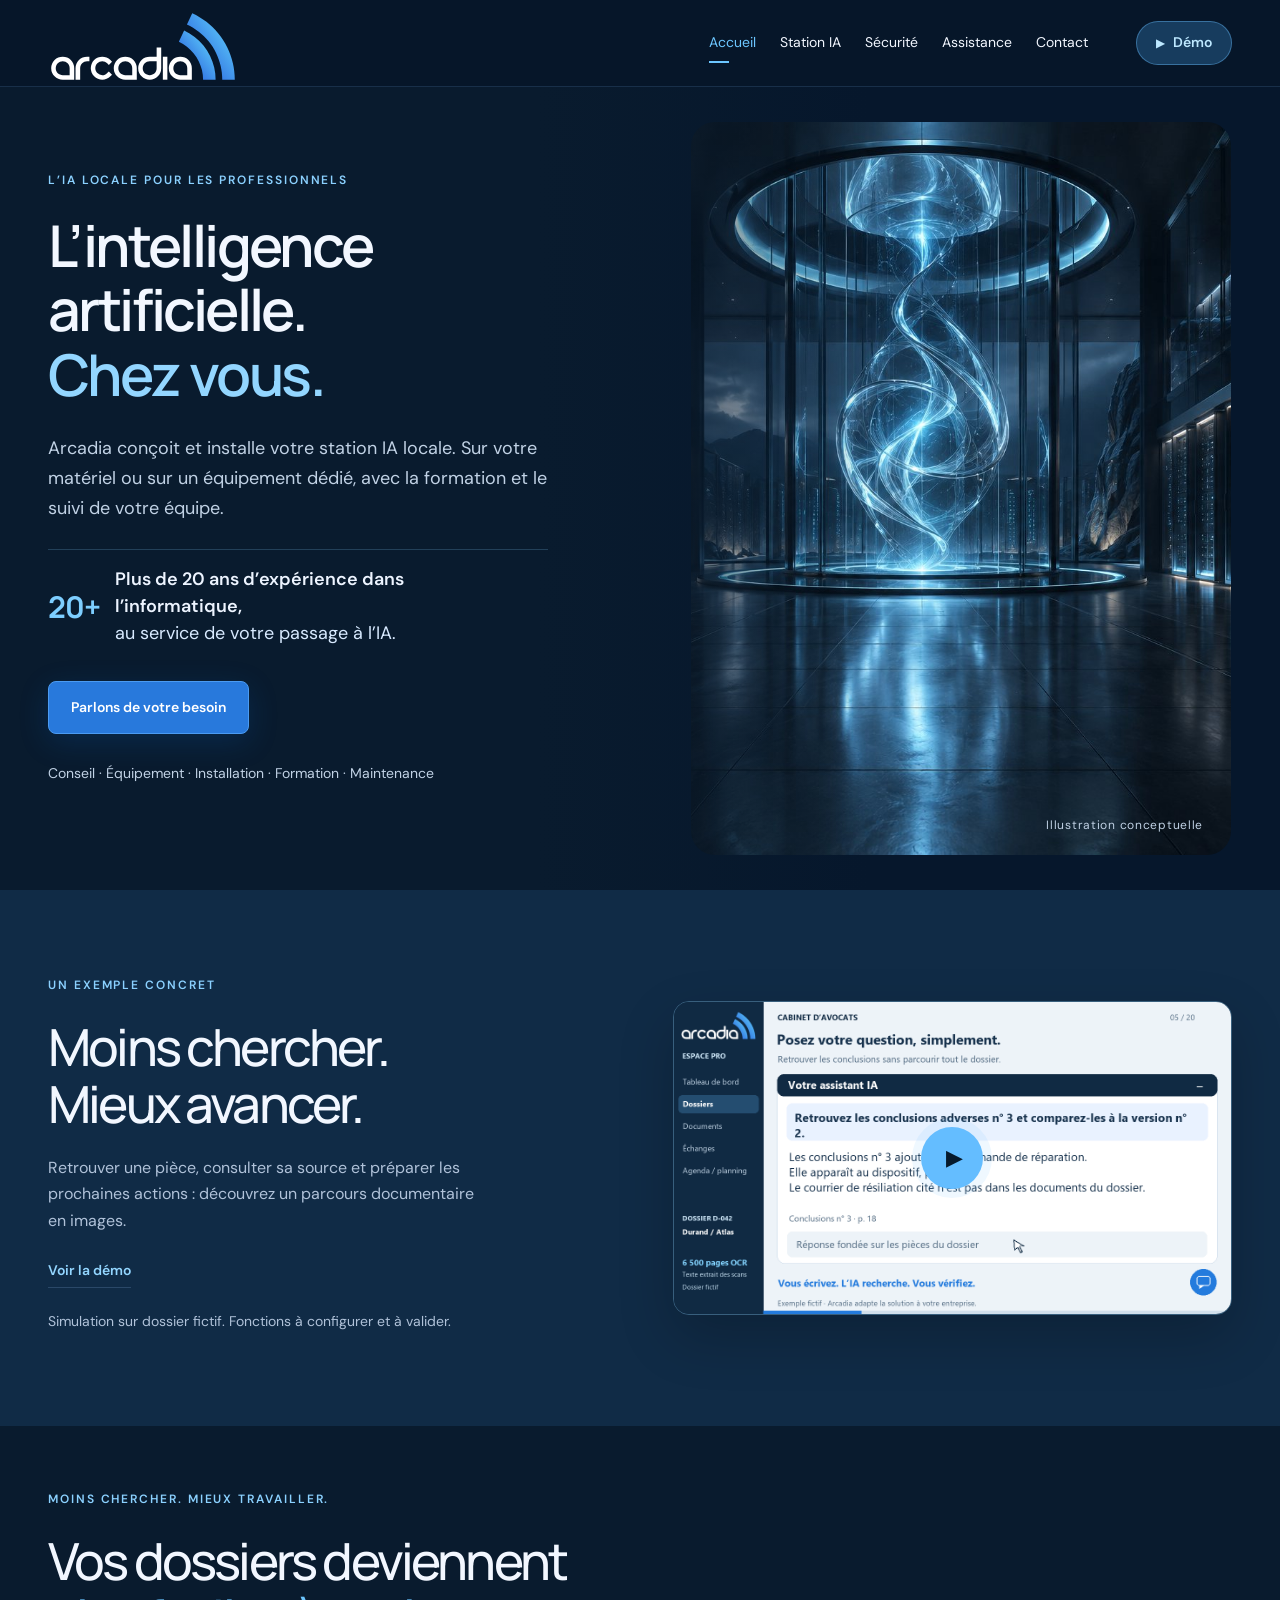
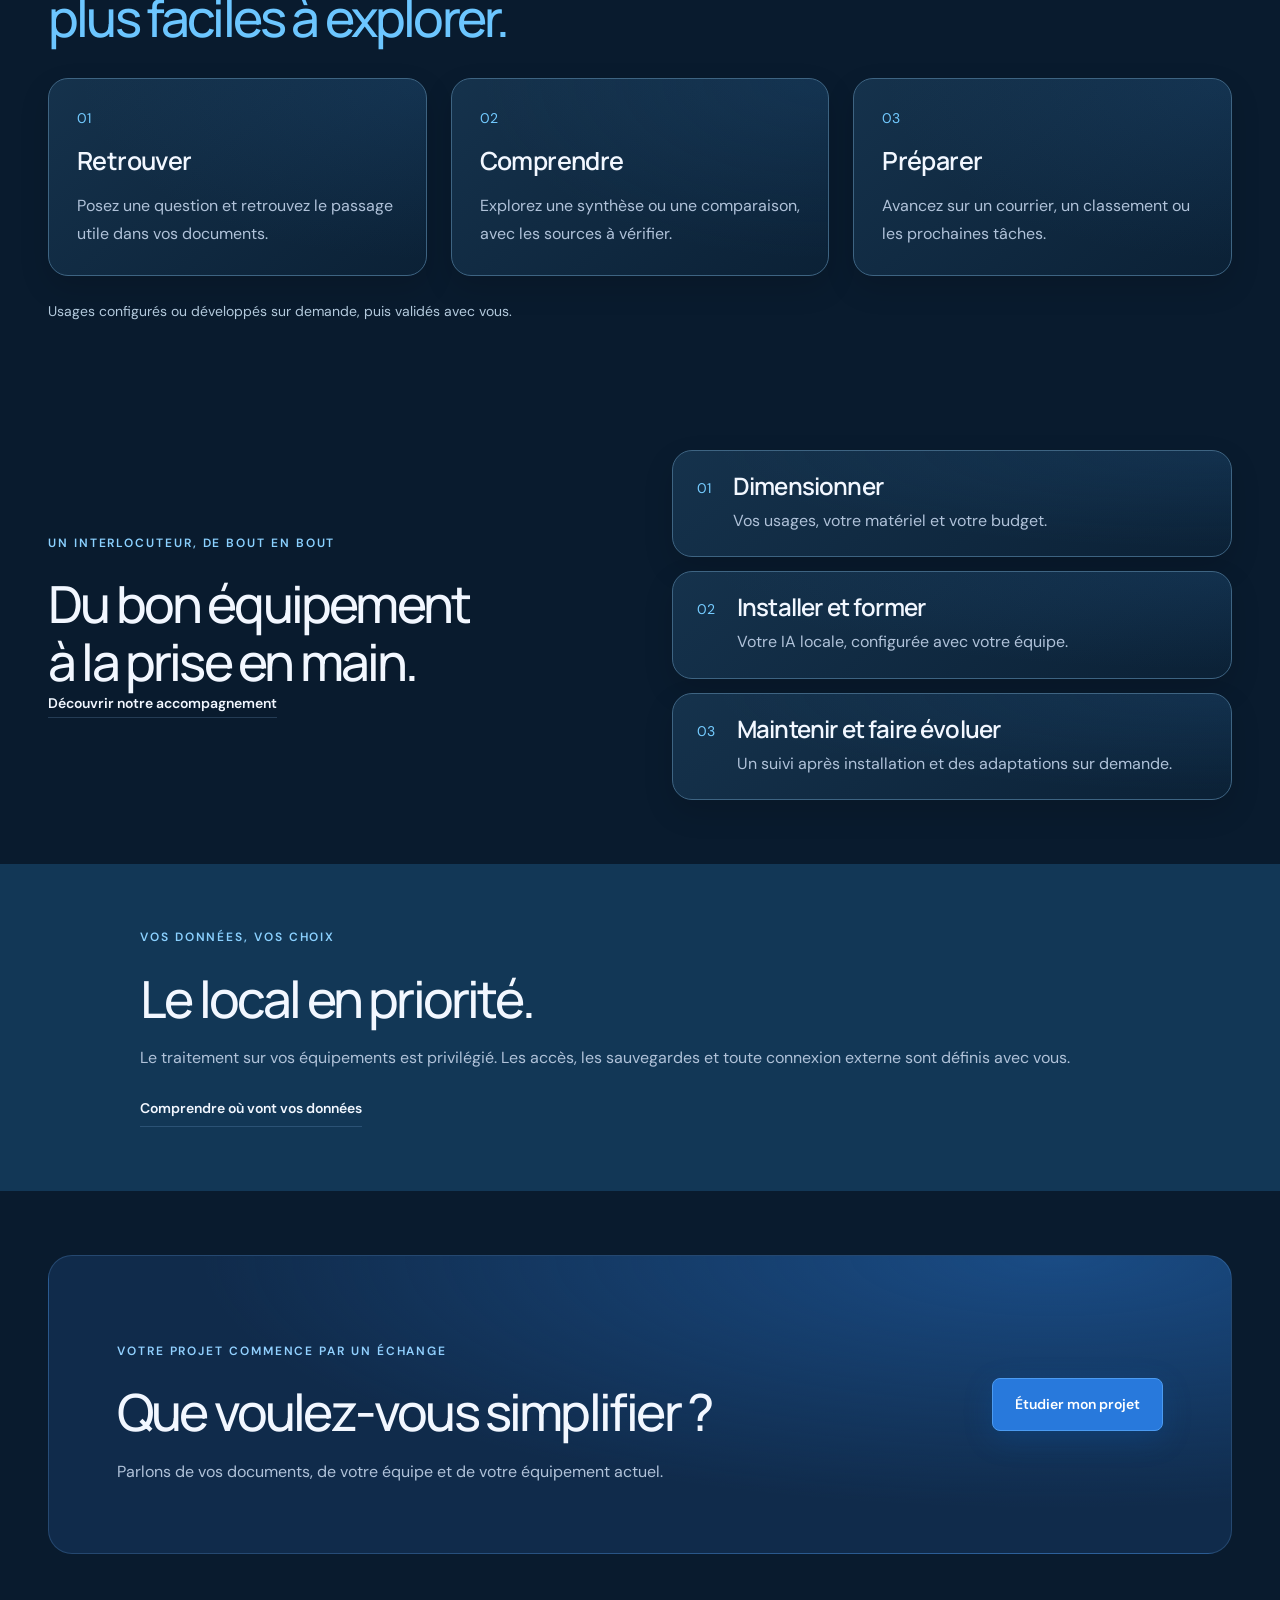
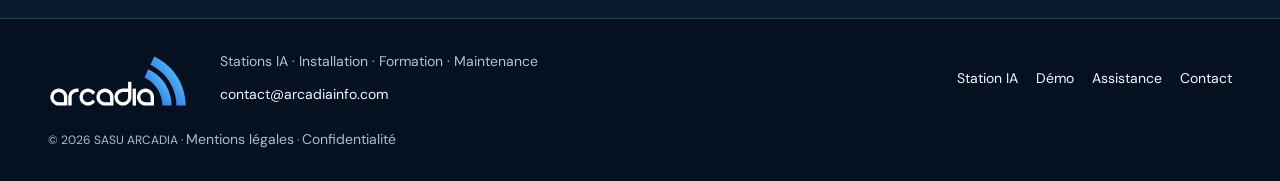
<file: index.html>
<!doctype html><html lang="fr"><head><meta charset="utf-8"><meta name="viewport" content="width=device-width,initial-scale=1"><title>Station IA locale pour entreprise — Arcadia</title><meta name="description" content="Arcadia conçoit et installe des stations IA locales pour les entreprises : choix du matériel, installation, formation et maintenance."><link rel="canonical" href="https://www.arcadiainfo.com/"><meta property="og:type" content="website"><meta property="og:locale" content="fr_FR"><meta property="og:title" content="Station IA locale pour entreprise — Arcadia"><meta property="og:description" content="Arcadia conçoit et installe des stations IA locales pour les entreprises : choix du matériel, installation, formation et maintenance."><meta property="og:url" content="https://www.arcadiainfo.com/"><meta name="theme-color" content="#071629"><link rel="icon" href="favicon-arcadia.ico"><link rel="stylesheet" href="design.css"><link rel="stylesheet" href="navy.css"><script src="design.js" defer></script><link rel="stylesheet" href="refinement.css"><style>.premium-hero .hero-copy .experience-proof{display:flex;align-items:center;gap:15px;margin:26px 0 0;padding:16px 0 0;border-top:1px solid #82ceff35;max-width:500px;color:#d8eaff;font-size:15px;line-height:1.5;letter-spacing:0}.experience-proof strong{flex:none;font-family:Manrope,sans-serif;font-size:30px;line-height:1;color:#7dceff;letter-spacing:-1px}.experience-proof span{max-width:360px}.experience-proof b{color:#edf4ff;font-weight:600}</style></head><body class="info"><a class="skip" href="#contenu">Aller au contenu</a><div class="scroll-progress"></div><header class="header"><div class="wrap nav"><a class="brand" href="/" aria-label="Arcadia — accueil"><img class="brand-logo" src="logo-arcadia.svg" width="1339" height="565" alt="Arcadia" fetchpriority="high"></a><nav class="navlinks" id="navigation" aria-label="Navigation principale"><a href="/" aria-current="page">Accueil</a><a href="intelligence-artificielle.html">Station IA</a><a href="securite.html">Sécurité</a><a href="assistance.html">Assistance</a><a href="contact.html">Contact</a></nav><a class="demo-access" href="demonstration.html"><span aria-hidden="true">▶</span> Démo</a><button class="menu" aria-controls="navigation" aria-expanded="false">Menu</button></div></header><main id="contenu"><section class="premium-hero clear-hero"><picture><img src="assets/infrastructure-bleue.jpg" alt="Illustration conceptuelle d’une infrastructure informatique bleue" width="1536" height="1024" fetchpriority="high"></picture><div class="wrap"><div class="hero-copy"><p class="eyebrow">L’IA locale pour les professionnels</p><h1>L’intelligence artificielle.<br><span class="accent">Chez vous.</span></h1><p>Arcadia conçoit et installe votre station IA locale. Sur votre matériel ou sur un équipement dédié, avec la formation et le suivi de votre équipe.</p><p class="experience-proof"><strong>20+</strong><span><b>Plus de 20 ans d’expérience dans l’informatique,</b><br>au service de votre passage à l’IA.</span></p><div class="actions"><a class="btn" href="contact.html">Parlons de votre besoin</a></div><p class="hero-detail">Conseil · Équipement · Installation · Formation · Maintenance</p></div></div><span class="hero-footnote">Illustration conceptuelle</span></section>
<section class="section home-demo"><div class="wrap split"><div><p class="eyebrow">Un exemple concret</p><h2>Moins chercher.<br>Mieux avancer.</h2><p>Retrouver une pièce, consulter sa source et préparer les prochaines actions : découvrez un parcours documentaire en images.</p><a class="textlink" href="demonstration.html">Voir la démo</a><p class="scope-note">Simulation sur dossier fictif. Fonctions à configurer et à valider.</p></div><a class="home-demo-preview" href="demonstration.html" aria-label="Voir la démo"><img src="assets/demo-clarte-v9/avocats.png" alt="Aperçu de la recherche documentaire illustrée dans la démo" width="1280" height="720" loading="lazy"><span class="preview-play" aria-hidden="true">▶</span></a></div></section>
<section class="section compact-usages"><div class="wrap"><div class="editorial-heading"><p class="eyebrow">Moins chercher. Mieux travailler.</p><h2>Vos dossiers deviennent<br><span class="accent">plus faciles à explorer.</span></h2></div><div class="editorial-three"><article><span class="section-index">01</span><h3>Retrouver</h3><p>Posez une question et retrouvez le passage utile dans vos documents.</p></article><article><span class="section-index">02</span><h3>Comprendre</h3><p>Explorez une synthèse ou une comparaison, avec les sources à vérifier.</p></article><article><span class="section-index">03</span><h3>Préparer</h3><p>Avancez sur un courrier, un classement ou les prochaines tâches.</p></article></div><p class="fine-note">Usages configurés ou développés sur demande, puis validés avec vous.</p></div></section>
<section class="section"><div class="wrap delivery-strip"><div><p class="eyebrow">Un interlocuteur, de bout en bout</p><h2>Du bon équipement<br>à la prise en main.</h2><a class="textlink" href="intelligence-artificielle.html">Découvrir notre accompagnement</a></div><ol class="delivery-list"><li><span>01</span><div><h3>Dimensionner</h3><p>Vos usages, votre matériel et votre budget.</p></div></li><li><span>02</span><div><h3>Installer et former</h3><p>Votre IA locale, configurée avec votre équipe.</p></div></li><li><span>03</span><div><h3>Maintenir et faire évoluer</h3><p>Un suivi après installation et des adaptations sur demande.</p></div></li></ol></div></section>
<section class="section local-promise"><div class="wrap"><p class="eyebrow">Vos données, vos choix</p><h2>Le local en priorité.</h2><p>Le traitement sur vos équipements est privilégié. Les accès, les sauvegardes et toute connexion externe sont définis avec vous.</p><a class="textlink" href="securite.html">Comprendre où vont vos données</a></div></section>
<section class="section"><div class="wrap cta"><div><p class="eyebrow">Votre projet commence par un échange</p><h2>Que voulez-vous simplifier ?</h2><p>Parlons de vos documents, de votre équipe et de votre équipement actuel.</p></div><a class="btn" href="contact.html">Étudier mon projet</a></div></section></main><footer class="footer concise-footer"><div class="wrap concise-footer-inner"><a href="/" aria-label="Arcadia — accueil"><img class="brand-logo" src="logo-arcadia.svg" width="1339" height="565" alt="Arcadia" loading="lazy"></a><div><p>Stations IA · Installation · Formation · Maintenance</p><a href="mailto:contact@arcadiainfo.com">contact@arcadiainfo.com</a></div><nav aria-label="Liens de pied de page"><a href="intelligence-artificielle.html">Station IA</a><a href="demonstration.html">Démo</a><a href="assistance.html">Assistance</a><a href="contact.html">Contact</a></nav><small>© 2026 SASU ARCADIA · <a href="mentions-legales.html">Mentions légales</a> · <a href="confidentialite.html">Confidentialité</a></small></div></footer></body></html>
</file>
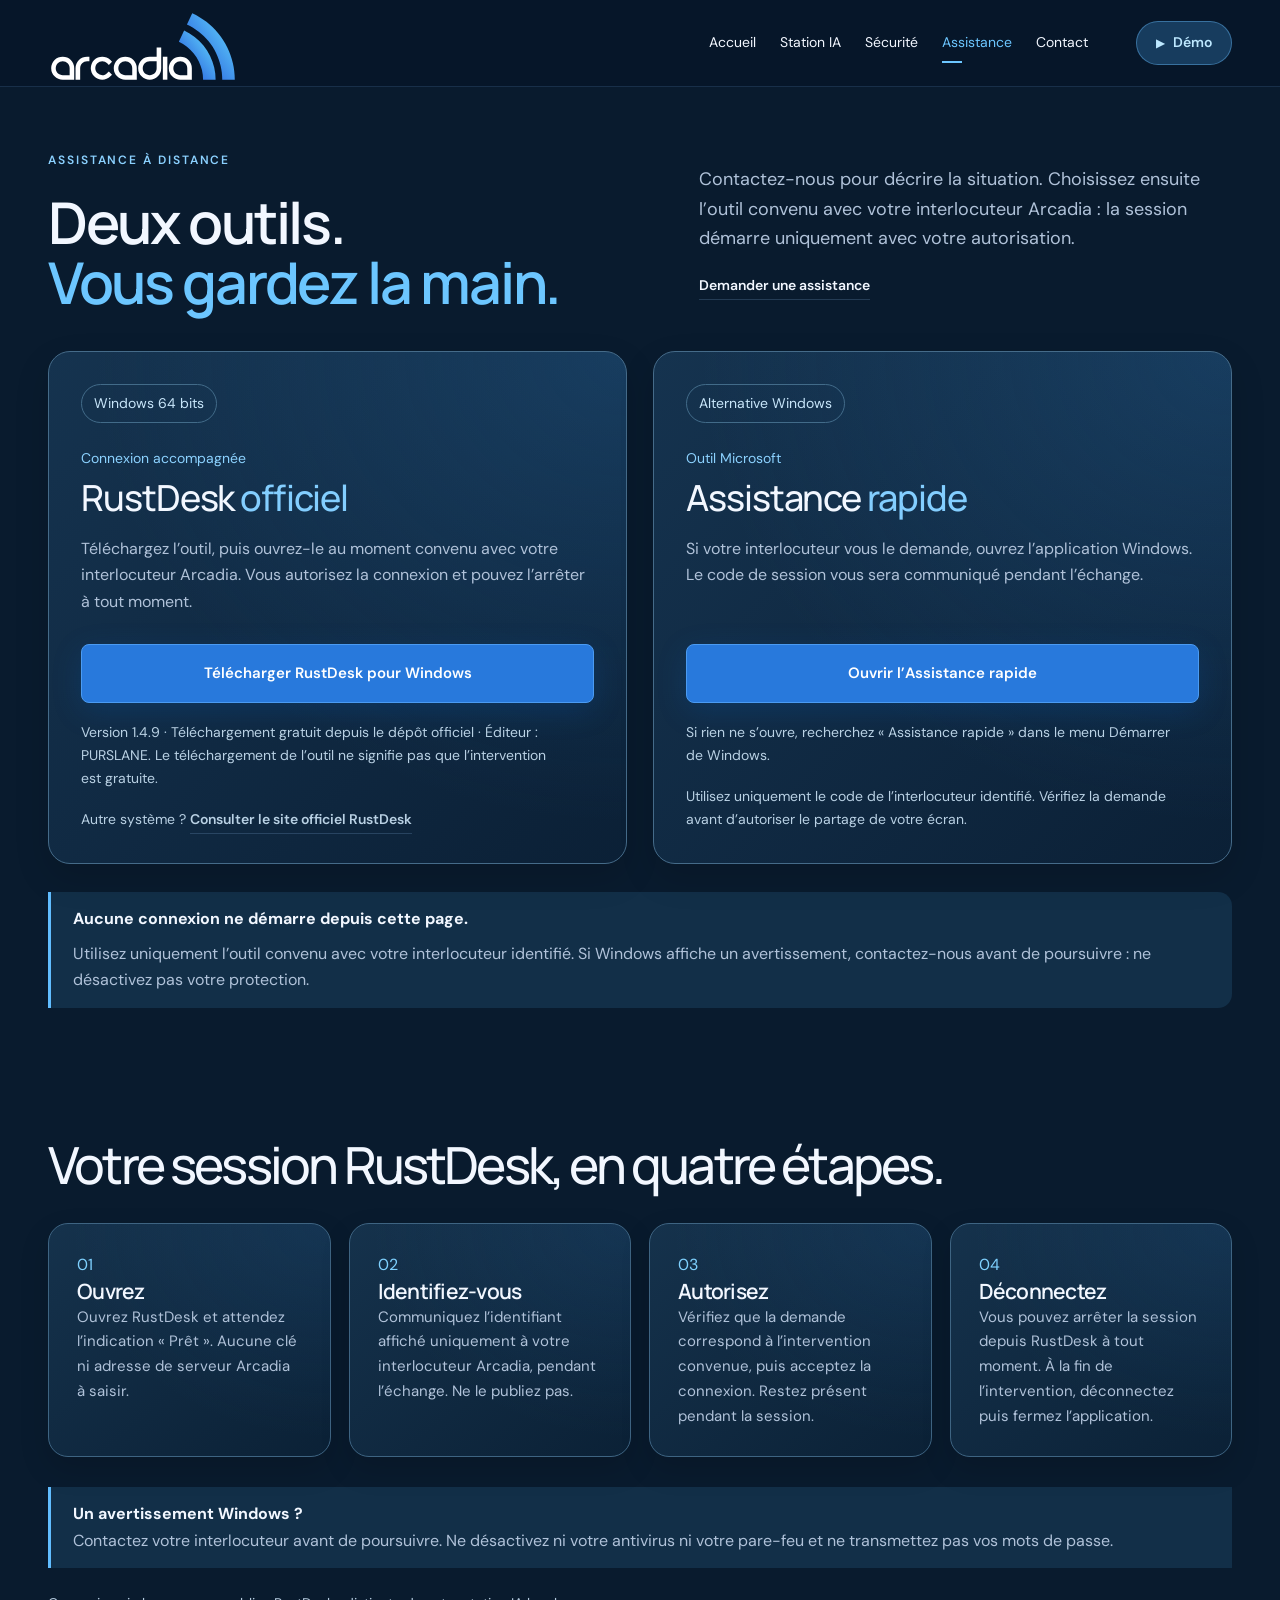
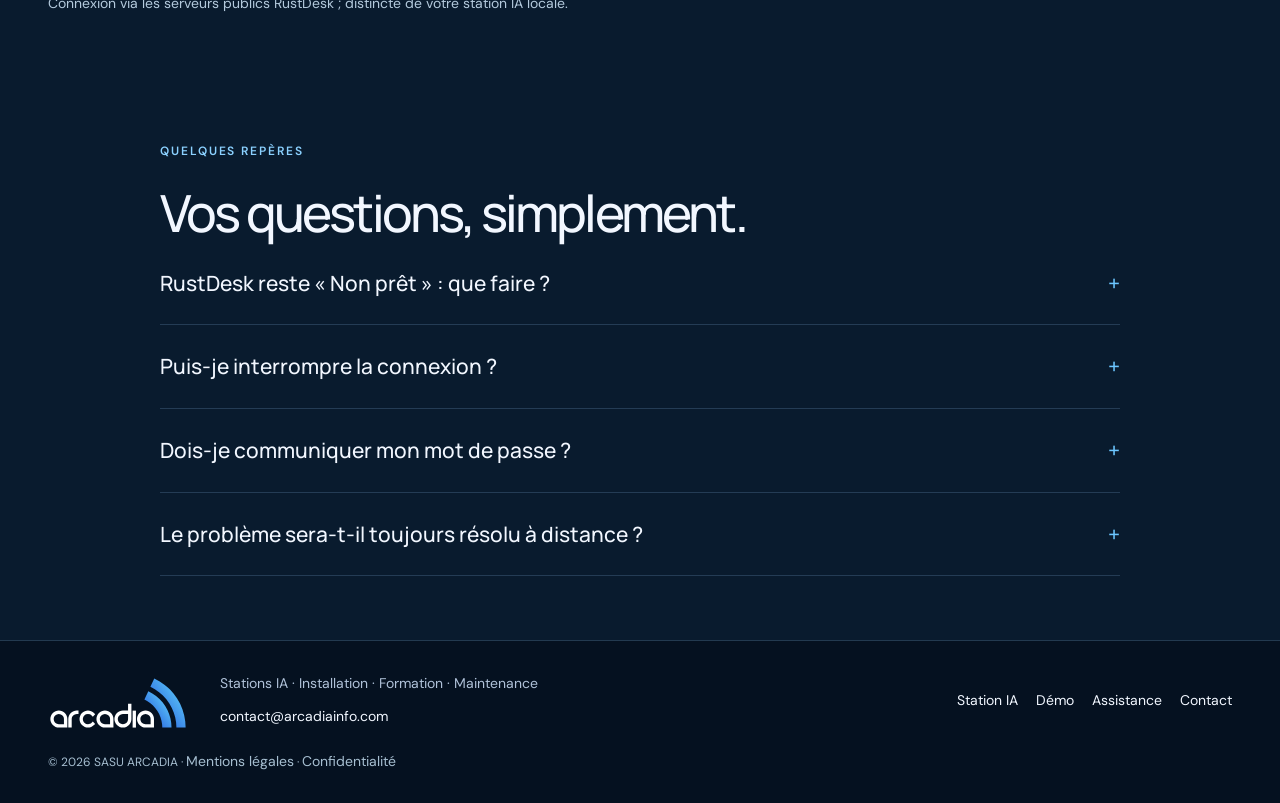
<file: assistance.html>
<!doctype html><html lang="fr"><head><meta charset="utf-8"><meta name="viewport" content="width=device-width,initial-scale=1"><title>Assistance informatique à distance — Arcadia</title><meta name="description" content="Découvrez les deux outils d’assistance à distance proposés par Arcadia et choisissez avec nous la solution adaptée à votre intervention."><link rel="canonical" href="https://www.arcadiainfo.com/assistance.html"><meta property="og:type" content="website"><meta property="og:locale" content="fr_FR"><meta property="og:title" content="Assistance informatique à distance — Arcadia"><meta property="og:description" content="Découvrez les deux outils d’assistance à distance proposés par Arcadia et choisissez avec nous la solution adaptée à votre intervention."><meta property="og:url" content="https://www.arcadiainfo.com/assistance.html"><meta name="theme-color" content="#071629"><link rel="icon" href="favicon-arcadia.ico"><link rel="stylesheet" href="design.css"><link rel="stylesheet" href="navy.css"><script src="design.js" defer></script><style>.assistance-page .support-steps{grid-template-columns:repeat(4,minmax(0,1fr))}.assistance-page .support-note{font-size:14px;margin-top:16px}.assistance-page .assist-tools .btn{white-space:normal;text-align:center}.assistance-page .support-steps h3{font-size:24px}@media(max-width:1000px){.assistance-page .support-steps{grid-template-columns:repeat(2,minmax(0,1fr))}}@media(max-width:600px){.assistance-page .support-steps{grid-template-columns:1fr}}</style><link rel="stylesheet" href="refinement.css"><link rel="stylesheet" href="assistance-tiles.css"></head><body class="info assistance-page"><a class="skip" href="#contenu">Aller au contenu</a><div class="scroll-progress"></div><header class="header"><div class="wrap nav"><a class="brand" href="/" aria-label="Arcadia — accueil"><img class="brand-logo" src="logo-arcadia.svg" width="1339" height="565" alt="Arcadia" fetchpriority="high"></a><nav class="navlinks" id="navigation" aria-label="Navigation principale"><a href="/">Accueil</a><a href="intelligence-artificielle.html">Station IA</a><a href="securite.html">Sécurité</a><a href="assistance.html" aria-current="page">Assistance</a><a href="contact.html">Contact</a></nav><a class="demo-access" href="demonstration.html"><span aria-hidden="true">▶</span> Démo</a><button class="menu" aria-controls="navigation" aria-expanded="false">Menu</button></div></header><main id="contenu"><section class="section assistance-choice"><div class="wrap">
<div class="assistance-heading"><div><p class="eyebrow">Assistance à distance</p><h1>Deux outils.<br><span class="accent">Vous gardez la main.</span></h1></div><div><p class="lede">Contactez-nous pour décrire la situation. Choisissez ensuite l’outil convenu avec votre interlocuteur Arcadia : la session démarre uniquement avec votre autorisation.</p><a class="textlink" href="contact.html?sujet=assistance#contact">Demander une assistance</a></div></div>
<div class="assistance-tiles">
<article class="assistance-tile"><div class="tile-top"><span class="tool-tag">Windows 64 bits</span></div><div><p class="tool-kicker">Connexion accompagnée</p><h2>RustDesk <span>officiel</span></h2><p>Téléchargez l’outil, puis ouvrez-le au moment convenu avec votre interlocuteur Arcadia. Vous autorisez la connexion et pouvez l’arrêter à tout moment.</p></div><div class="tool-actions"><a class="btn" href="https://github.com/rustdesk/rustdesk/releases/download/1.4.9/rustdesk-1.4.9-x86_64.exe" aria-describedby="rustdesk-download-note">Télécharger RustDesk pour Windows</a><p id="rustdesk-download-note" class="tool-detail">Version 1.4.9 · Téléchargement gratuit depuis le dépôt officiel · Éditeur : PURSLANE. Le téléchargement de l’outil ne signifie pas que l’intervention est gratuite.</p><p class="tool-detail">Autre système ? <a class="textlink" href="https://rustdesk.com/" target="_blank" rel="noopener noreferrer">Consulter le site officiel RustDesk</a></p></div></article>
<article class="assistance-tile microsoft-tile"><div class="tile-top"><span class="tool-tag">Alternative Windows</span></div><div><p class="tool-kicker">Outil Microsoft</p><h2>Assistance <span>rapide</span></h2><p>Si votre interlocuteur vous le demande, ouvrez l’application Windows. Le code de session vous sera communiqué pendant l’échange.</p></div><div class="tool-actions"><a class="btn" href="ms-quick-assist:">Ouvrir l’Assistance rapide</a><p class="tool-detail">Si rien ne s’ouvre, recherchez « Assistance rapide » dans le menu Démarrer de Windows.</p><p class="tool-detail">Utilisez uniquement le code de l’interlocuteur identifié. Vérifiez la demande avant d’autoriser le partage de votre écran.</p></div></article>
</div><div class="security-note assistance-guard"><strong>Aucune connexion ne démarre depuis cette page.</strong><p>Utilisez uniquement l’outil convenu avec votre interlocuteur identifié. Si Windows affiche un avertissement, contactez-nous avant de poursuivre : ne désactivez pas votre protection.</p></div></div></section>
<section class="section support-process"><div class="wrap"><h2>Votre session RustDesk, en quatre étapes.</h2><ol class="compact-steps"><li><span>01</span><h3>Ouvrez</h3><p>Ouvrez RustDesk et attendez l’indication « Prêt ». Aucune clé ni adresse de serveur Arcadia à saisir.</p></li><li><span>02</span><h3>Identifiez-vous</h3><p>Communiquez l’identifiant affiché uniquement à votre interlocuteur Arcadia, pendant l’échange. Ne le publiez pas.</p></li><li><span>03</span><h3>Autorisez</h3><p>Vérifiez que la demande correspond à l’intervention convenue, puis acceptez la connexion. Restez présent pendant la session.</p></li><li><span>04</span><h3>Déconnectez</h3><p>Vous pouvez arrêter la session depuis RustDesk à tout moment. À la fin de l’intervention, déconnectez puis fermez l’application.</p></li></ol><div class="security-note"><strong>Un avertissement Windows ?</strong><p>Contactez votre interlocuteur avant de poursuivre. Ne désactivez ni votre antivirus ni votre pare-feu et ne transmettez pas vos mots de passe.</p></div><p class="fine-note">Connexion via les serveurs publics RustDesk ; distincte de votre station IA locale.</p></div></section><section class="section"><div class="wrap faq"><p class="eyebrow">Quelques repères</p><h2>Vos questions, simplement.</h2><details><summary>RustDesk reste « Non prêt » : que faire ?</summary><p>Vérifiez votre connexion Internet et transmettez le message exact à votre interlocuteur Arcadia. Une ancienne configuration peut nécessiter un ajustement accompagné. Ne désactivez ni votre antivirus ni votre pare-feu.</p></details><details><summary>Puis-je interrompre la connexion ?</summary><p>Oui. Vous gardez la possibilité d’arrêter la session et de fermer l’outil utilisé.</p></details><details><summary>Dois-je communiquer mon mot de passe ?</summary><p>Ne transmettez pas vos mots de passe. Si une connexion à votre compte est nécessaire, saisissez vos informations vous-même.</p></details><details><summary>Le problème sera-t-il toujours résolu à distance ?</summary><p>Cela dépend de sa nature. Un défaut matériel ou une connexion indisponible peut nécessiter une autre forme d’intervention.</p></details></div></section></main><footer class="footer concise-footer"><div class="wrap concise-footer-inner"><a href="/" aria-label="Arcadia — accueil"><img class="brand-logo" src="logo-arcadia.svg" width="1339" height="565" alt="Arcadia" loading="lazy"></a><div><p>Stations IA · Installation · Formation · Maintenance</p><a href="mailto:contact@arcadiainfo.com">contact@arcadiainfo.com</a></div><nav aria-label="Liens de pied de page"><a href="intelligence-artificielle.html">Station IA</a><a href="demonstration.html">Démo</a><a href="assistance.html">Assistance</a><a href="contact.html">Contact</a></nav><small>© 2026 SASU ARCADIA · <a href="mentions-legales.html">Mentions légales</a> · <a href="confidentialite.html">Confidentialité</a></small></div></footer></body></html>
</file>
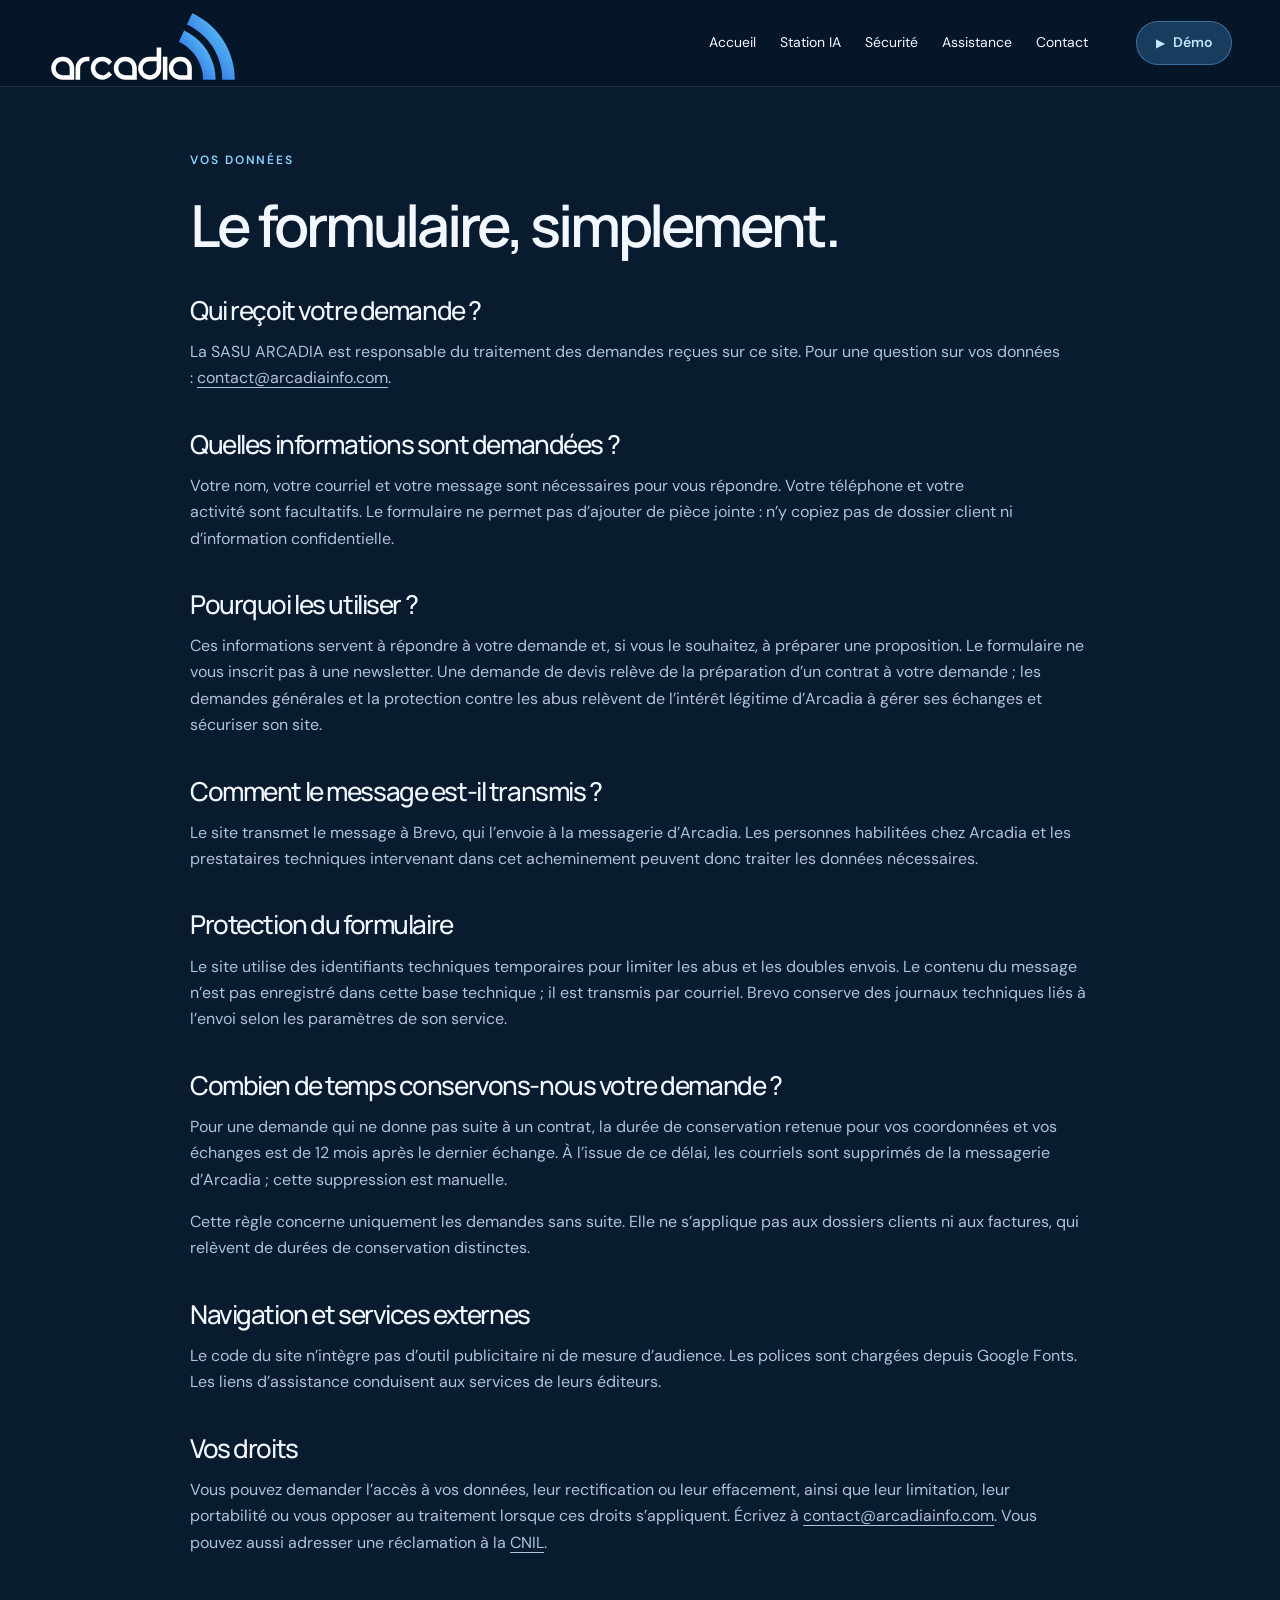
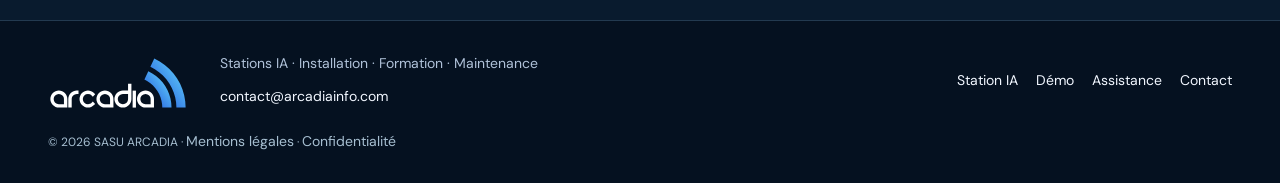
<file: confidentialite.html>
<!doctype html><html lang="fr"><head><meta charset="utf-8"><meta name="viewport" content="width=device-width,initial-scale=1"><title>Confidentialité — Arcadia</title><link rel="icon" href="favicon-arcadia.ico"><link rel="stylesheet" href="design.css"><link rel="stylesheet" href="navy.css"><link rel="stylesheet" href="refinement.css"><script src="design.js" defer></script><style>.legal-copy{max-width:900px}.legal-copy h1{font-size:clamp(36px,5vw,58px)}.legal-copy h2{font-size:26px;margin:38px 0 14px}.legal-copy a{text-decoration:underline;text-underline-offset:4px}.legal-copy .security-note{margin:24px 0}.legal-copy p{overflow-wrap:anywhere}</style></head><body class="info"><a class="skip" href="#contenu">Aller au contenu</a><div class="scroll-progress"></div><header class="header"><div class="wrap nav"><a class="brand" href="index.html" aria-label="Arcadia — accueil"><img class="brand-logo" src="logo-arcadia.svg" width="1339" height="565" alt="Arcadia" fetchpriority="high"></a><nav class="navlinks" id="navigation" aria-label="Navigation principale"><a href="index.html">Accueil</a><a href="intelligence-artificielle.html">Station IA</a><a href="securite.html">Sécurité</a><a href="assistance.html">Assistance</a><a href="contact.html">Contact</a></nav><a class="demo-access" href="demonstration.html"><span aria-hidden="true">▶</span> Démo</a><button class="menu" aria-controls="navigation" aria-expanded="false">Menu</button></div></header><main id="contenu" class="section"><div class="wrap legal-copy"><p class="eyebrow">Vos données</p><h1>Le formulaire, simplement.</h1><h2>Qui reçoit votre demande ?</h2><p>La SASU ARCADIA est responsable du traitement des demandes reçues sur ce site. Pour une question sur vos données : <a href="mailto:contact@arcadiainfo.com">contact@arcadiainfo.com</a>.</p><h2>Quelles informations sont demandées ?</h2><p>Votre nom, votre courriel et votre message sont nécessaires pour vous répondre. Votre téléphone et votre activité sont facultatifs. Le formulaire ne permet pas d’ajouter de pièce jointe : n’y copiez pas de dossier client ni d’information confidentielle.</p><h2>Pourquoi les utiliser ?</h2><p>Ces informations servent à répondre à votre demande et, si vous le souhaitez, à préparer une proposition. Le formulaire ne vous inscrit pas à une newsletter. Une demande de devis relève de la préparation d’un contrat à votre demande ; les demandes générales et la protection contre les abus relèvent de l’intérêt légitime d’Arcadia à gérer ses échanges et sécuriser son site.</p><h2>Comment le message est-il transmis ?</h2><p>Le site transmet le message à Brevo, qui l’envoie à la messagerie d’Arcadia. Les personnes habilitées chez Arcadia et les prestataires techniques intervenant dans cet acheminement peuvent donc traiter les données nécessaires.</p><h2>Protection du formulaire</h2><p>Le site utilise des identifiants techniques temporaires pour limiter les abus et les doubles envois. Le contenu du message n’est pas enregistré dans cette base technique ; il est transmis par courriel. Brevo conserve des journaux techniques liés à l’envoi selon les paramètres de son service.</p><h2>Combien de temps conservons-nous votre demande ?</h2><p>Pour une demande qui ne donne pas suite à un contrat, la durée de conservation retenue pour vos coordonnées et vos échanges est de 12 mois après le dernier échange. À l’issue de ce délai, les courriels sont supprimés de la messagerie d’Arcadia ; cette suppression est manuelle.</p><p>Cette règle concerne uniquement les demandes sans suite. Elle ne s’applique pas aux dossiers clients ni aux factures, qui relèvent de durées de conservation distinctes.</p><h2>Navigation et services externes</h2><p>Le code du site n’intègre pas d’outil publicitaire ni de mesure d’audience. Les polices sont chargées depuis Google Fonts. Les liens d’assistance conduisent aux services de leurs éditeurs.</p><h2>Vos droits</h2><p>Vous pouvez demander l’accès à vos données, leur rectification ou leur effacement, ainsi que leur limitation, leur portabilité ou vous opposer au traitement lorsque ces droits s’appliquent. Écrivez à <a href="mailto:contact@arcadiainfo.com">contact@arcadiainfo.com</a>. Vous pouvez aussi adresser une réclamation à la <a href="https://www.cnil.fr/fr/plaintes" target="_blank" rel="noopener noreferrer">CNIL</a>.</p></div></main><footer class="footer concise-footer"><div class="wrap concise-footer-inner"><a href="index.html" aria-label="Arcadia — accueil"><img class="brand-logo" src="logo-arcadia.svg" width="1339" height="565" alt="Arcadia" loading="lazy"></a><div><p>Stations IA · Installation · Formation · Maintenance</p><a href="mailto:contact@arcadiainfo.com">contact@arcadiainfo.com</a></div><nav aria-label="Liens de pied de page"><a href="intelligence-artificielle.html">Station IA</a><a href="demonstration.html">Démo</a><a href="assistance.html">Assistance</a><a href="contact.html">Contact</a></nav><small>© 2026 SASU ARCADIA · <a href="mentions-legales.html">Mentions légales</a> · <a href="confidentialite.html">Confidentialité</a></small></div></footer></body></html>
</file>
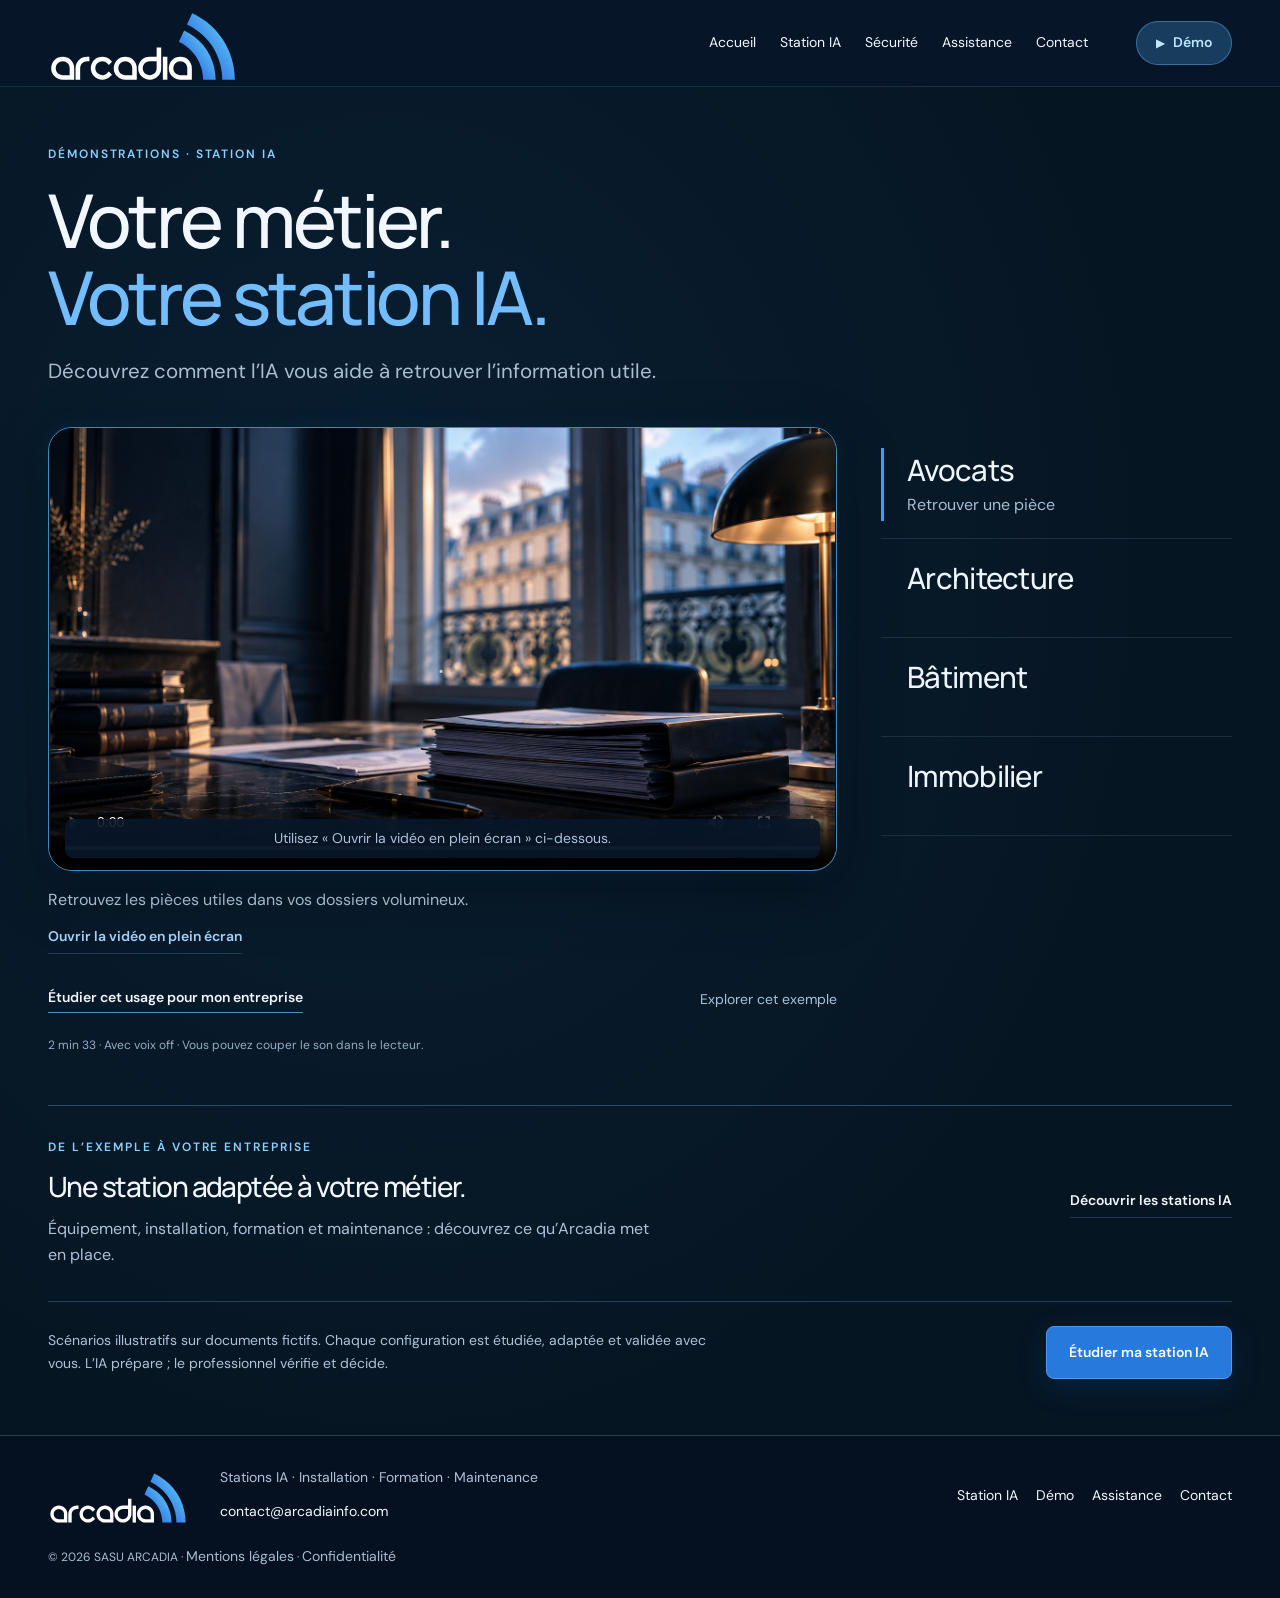
<file: demonstration.html>
<!doctype html>
<html lang="fr"><head><meta charset="utf-8"><meta name="viewport" content="width=device-width,initial-scale=1"><title>Démonstrations de stations IA par métier — Arcadia</title><meta name="description" content="Découvrez quatre scénarios illustratifs : recherche dans de gros dossiers, assistant documentaire et organisation pour avocats, architectes, bâtiment et immobilier."><link rel="canonical" href="https://www.arcadiainfo.com/demonstration.html"><meta property="og:type" content="website"><meta property="og:locale" content="fr_FR"><meta property="og:title" content="Démonstrations de stations IA par métier — Arcadia"><meta property="og:description" content="Découvrez quatre scénarios illustratifs : recherche dans de gros dossiers, assistant documentaire et organisation pour avocats, architectes, bâtiment et immobilier."><meta property="og:url" content="https://www.arcadiainfo.com/demonstration.html"><meta name="theme-color" content="#071629"><link rel="icon" href="favicon-arcadia.ico"><link rel="stylesheet" href="design.css"><link rel="stylesheet" href="navy.css"><link rel="stylesheet" href="demo-gallery.css?v=html-native-3"><script src="design.js" defer></script><script src="demonstration.js?v=html-native-3" defer></script><link rel="stylesheet" href="refinement.css"></head>
<body class="info demo-simple"><a class="skip" href="#contenu">Aller au contenu</a><div class="scroll-progress"></div><header class="header"><div class="wrap nav"><a class="brand" href="/" aria-label="Arcadia — accueil"><img class="brand-logo" src="logo-arcadia.svg" width="1339" height="565" alt="Arcadia" fetchpriority="high"></a><nav class="navlinks" id="navigation" aria-label="Navigation principale"><a href="/">Accueil</a><a href="intelligence-artificielle.html">Station IA</a><a href="securite.html">Sécurité</a><a href="assistance.html">Assistance</a><a href="contact.html">Contact</a></nav><a class="demo-access" href="demonstration.html"><span aria-hidden="true">▶</span> Démo</a><button class="menu" aria-controls="navigation" aria-expanded="false">Menu</button></div></header>
<main id="contenu" class="demo-gallery editorial-gallery wrap">
<header class="gallery-intro">
<p class="eyebrow">Démonstrations · Station IA</p>
<h1>Votre métier.<br><span class="accent">Votre station IA.</span></h1>
<p>Découvrez comment l’IA vous aide à retrouver l’information utile.</p>
</header>
<section class="editorial-layout" aria-label="Démonstrations par métier">
<div class="editorial-view">
<div class="demo-player editorial-player is-native" id="gallery-player">
<video id="demo-video" controls playsinline webkit-playsinline preload="none" poster="assets/galerie-editoriale/avocats.png" aria-label="Démonstration pour un cabinet d’avocats, avec voix off française">
<source src="assets/demo-apple/avocats/index.m3u8" type="application/vnd.apple.mpegurl">
<source src="assets/demo-ios/avocats.mp4" type="video/mp4">
<a href="assets/demo-ios/avocats.mp4">Lire la vidéo Avocats</a>
</video>
<p class="stage-cover-label" id="cover-label">Démo · Avocats</p>
<p id="video-status" class="video-status" role="status"></p>
</div>
<p class="demo-caption" id="demo-caption">Retrouvez les pièces utiles dans vos dossiers volumineux.</p>
<a id="native-video-link" class="textlink native-video-link" href="assets/demo-ios/avocats.mp4" target="_blank" rel="noopener">Ouvrir la vidéo en plein écran</a>
<div class="gallery-utilities">
<a class="textlink" id="demo-project-link" href="contact.html?metier=avocats#contact">Étudier cet usage pour mon entreprise</a>
<button type="button" id="chat-toggle" class="chat-toggle" aria-expanded="false" aria-controls="chat-panel">Explorer cet exemple</button>
</div>
<section id="chat-panel" class="chat-panel" aria-label="Assistant de démonstration" hidden>
<header><div><strong>Votre assistant IA</strong><small>Exemple interactif · réponses préparées</small></div><button type="button" id="chat-reduce" aria-label="Réduire l’exemple interactif">−</button></header>
<div class="chat-content"><p id="chat-context"></p><div id="chat-exchange" aria-live="polite"></div><p class="chat-prompt">Choisissez une question :</p><div id="chat-questions"></div></div>
</section>
<p class="editorial-meta" id="demo-meta">2 min 33 · Avec voix off · Vous pouvez couper le son dans le lecteur.</p>
</div>
<nav class="editorial-menu" aria-label="Choisir une démonstration">
<button type="button" class="editorial-choice is-active" data-demo="avocats" data-title="Cabinet d’avocats" data-label="Avocats" data-video="assets/demo-deux-usages/avocats.mp4" data-poster="assets/galerie-editoriale/avocats.png" data-caption="Retrouvez les pièces utiles dans vos dossiers volumineux." data-duration="2 min 33" aria-pressed="true" aria-controls="demo-video"><span class="choice-name">Avocats</span><span class="choice-summary">Retrouver une pièce</span><span class="choice-detail">Des conclusions à la prochaine action.</span></button>
<button type="button" class="editorial-choice" data-demo="architecture" data-title="Cabinet d’architecture" data-label="Architecture" data-video="assets/demo-deux-usages/architecture.mp4" data-poster="assets/galerie-editoriale/architecture.png" data-caption="Retrouvez les informations utiles dans vos dossiers de projet." data-duration="2 min 37" aria-pressed="false" aria-controls="demo-video"><span class="choice-name">Architecture</span><span class="choice-summary">Clarifier une demande</span><span class="choice-detail">Les modifications du projet, avec leur source.</span></button>
<button type="button" class="editorial-choice" data-demo="batiment" data-title="Entreprise du bâtiment" data-label="Bâtiment" data-video="assets/demo-deux-usages/batiment.mp4" data-poster="assets/galerie-editoriale/batiment.png" data-caption="Retrouvez les exigences techniques dans vos dossiers de chantier." data-duration="2 min 38" aria-pressed="false" aria-controls="demo-video"><span class="choice-name">Bâtiment</span><span class="choice-summary">Préparer le chiffrage</span><span class="choice-detail">Les prescriptions et les pièces à obtenir.</span></button>
<button type="button" class="editorial-choice" data-demo="immobilier" data-title="Agence immobilière" data-label="Immobilier" data-video="assets/demo-deux-usages/immobilier.mp4" data-poster="assets/galerie-editoriale/immobilier.png" data-caption="Retrouvez les documents utiles au suivi de vos biens." data-duration="2 min 39" aria-pressed="false" aria-controls="demo-video"><span class="choice-name">Immobilier</span><span class="choice-summary">Vérifier une information</span><span class="choice-detail">Comparer les documents avant de décider.</span></button>
</nav>
</section>
<section class="demo-next"><div><p class="eyebrow">De l’exemple à votre entreprise</p><h2>Une station adaptée à votre métier.</h2><p>Équipement, installation, formation et maintenance : découvrez ce qu’Arcadia met en place.</p></div><a class="textlink" href="intelligence-artificielle.html">Découvrir les stations IA</a></section>
<div class="gallery-note"><p>Scénarios illustratifs sur documents fictifs. Chaque configuration est étudiée, adaptée et validée avec vous. L’IA prépare ; le professionnel vérifie et décide.</p><a class="btn" href="contact.html">Étudier ma station IA</a></div>
<noscript><p>Vidéos : <a href="assets/demo-deux-usages/avocats.mp4">Avocats</a> · <a href="assets/demo-deux-usages/architecture.mp4">Architecture</a> · <a href="assets/demo-deux-usages/batiment.mp4">Bâtiment</a> · <a href="assets/demo-deux-usages/immobilier.mp4">Immobilier</a></p></noscript>
</main>
<footer class="footer concise-footer"><div class="wrap concise-footer-inner"><a href="/" aria-label="Arcadia — accueil"><img class="brand-logo" src="logo-arcadia.svg" width="1339" height="565" alt="Arcadia" loading="lazy"></a><div><p>Stations IA · Installation · Formation · Maintenance</p><a href="mailto:contact@arcadiainfo.com">contact@arcadiainfo.com</a></div><nav aria-label="Liens de pied de page"><a href="intelligence-artificielle.html">Station IA</a><a href="demonstration.html">Démo</a><a href="assistance.html">Assistance</a><a href="contact.html">Contact</a></nav><small>© 2026 SASU ARCADIA · <a href="mentions-legales.html">Mentions légales</a> · <a href="confidentialite.html">Confidentialité</a></small></div></footer></body></html>
</file>
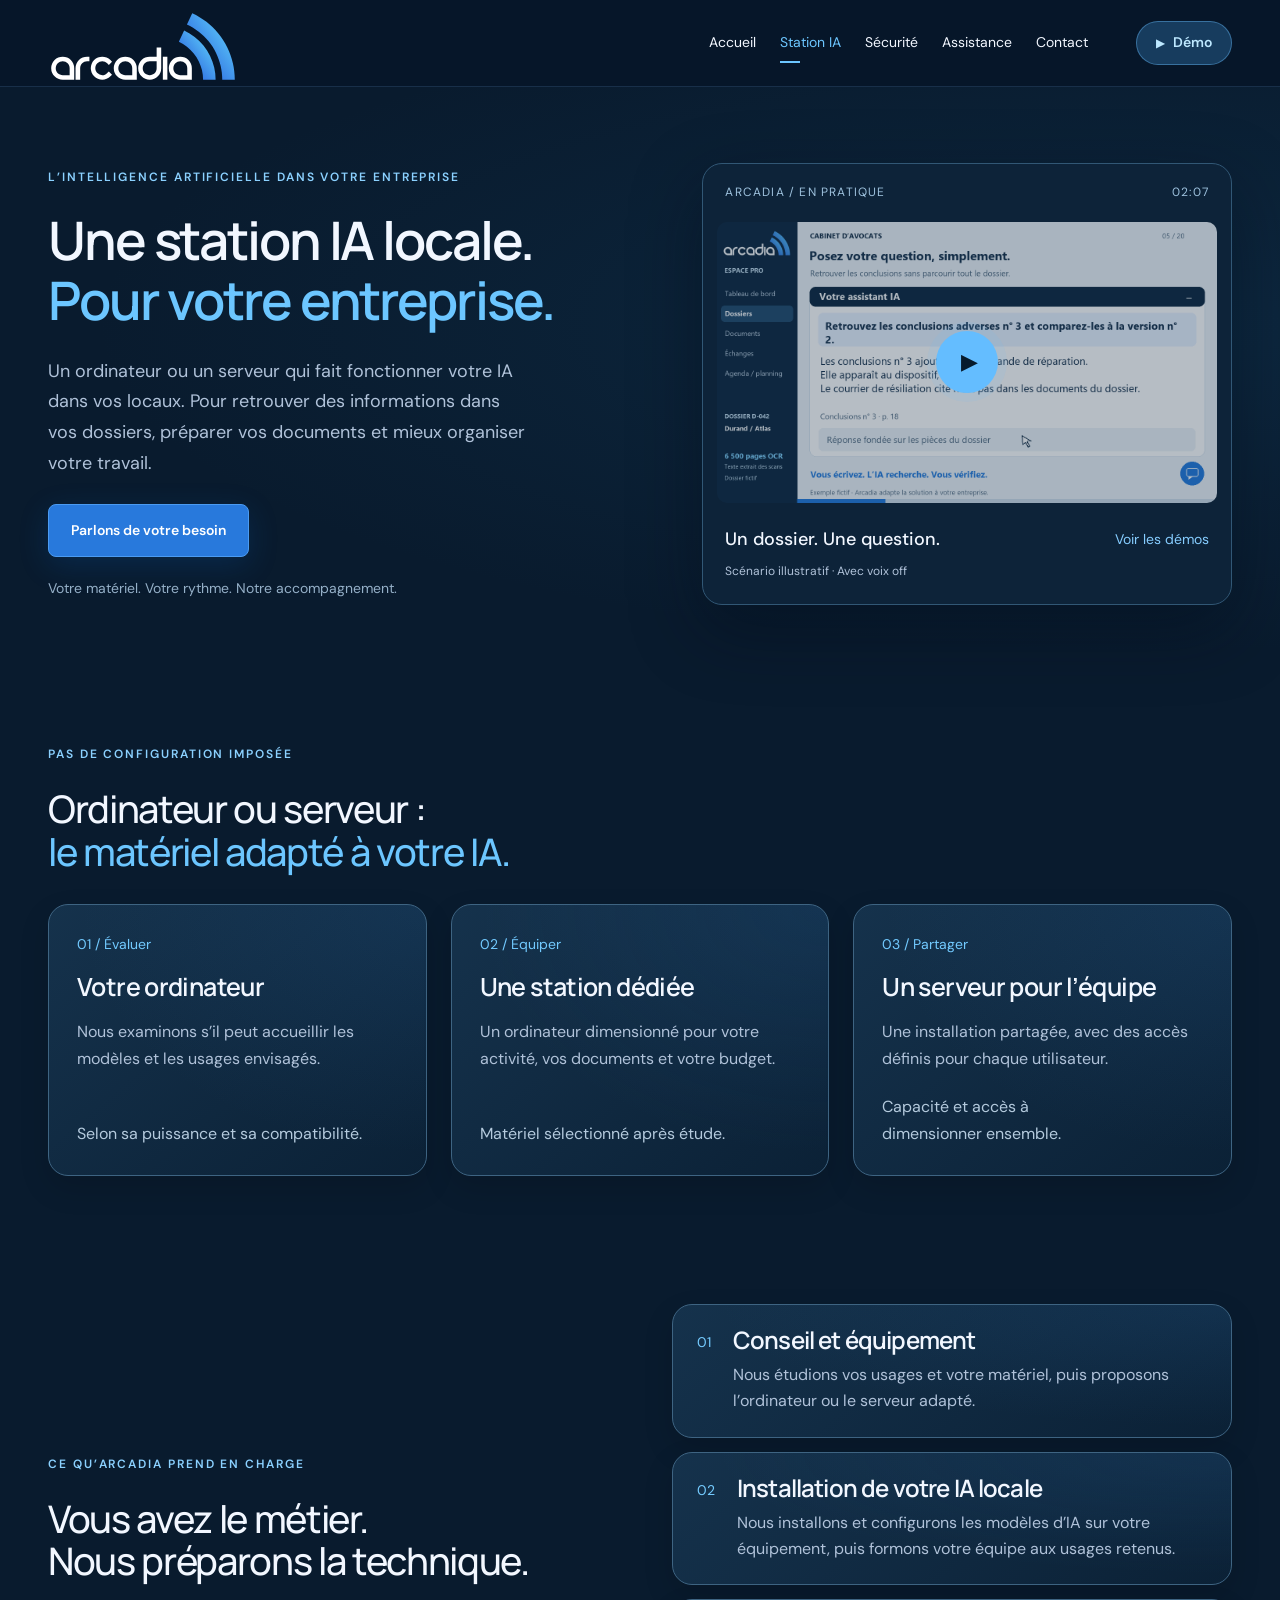
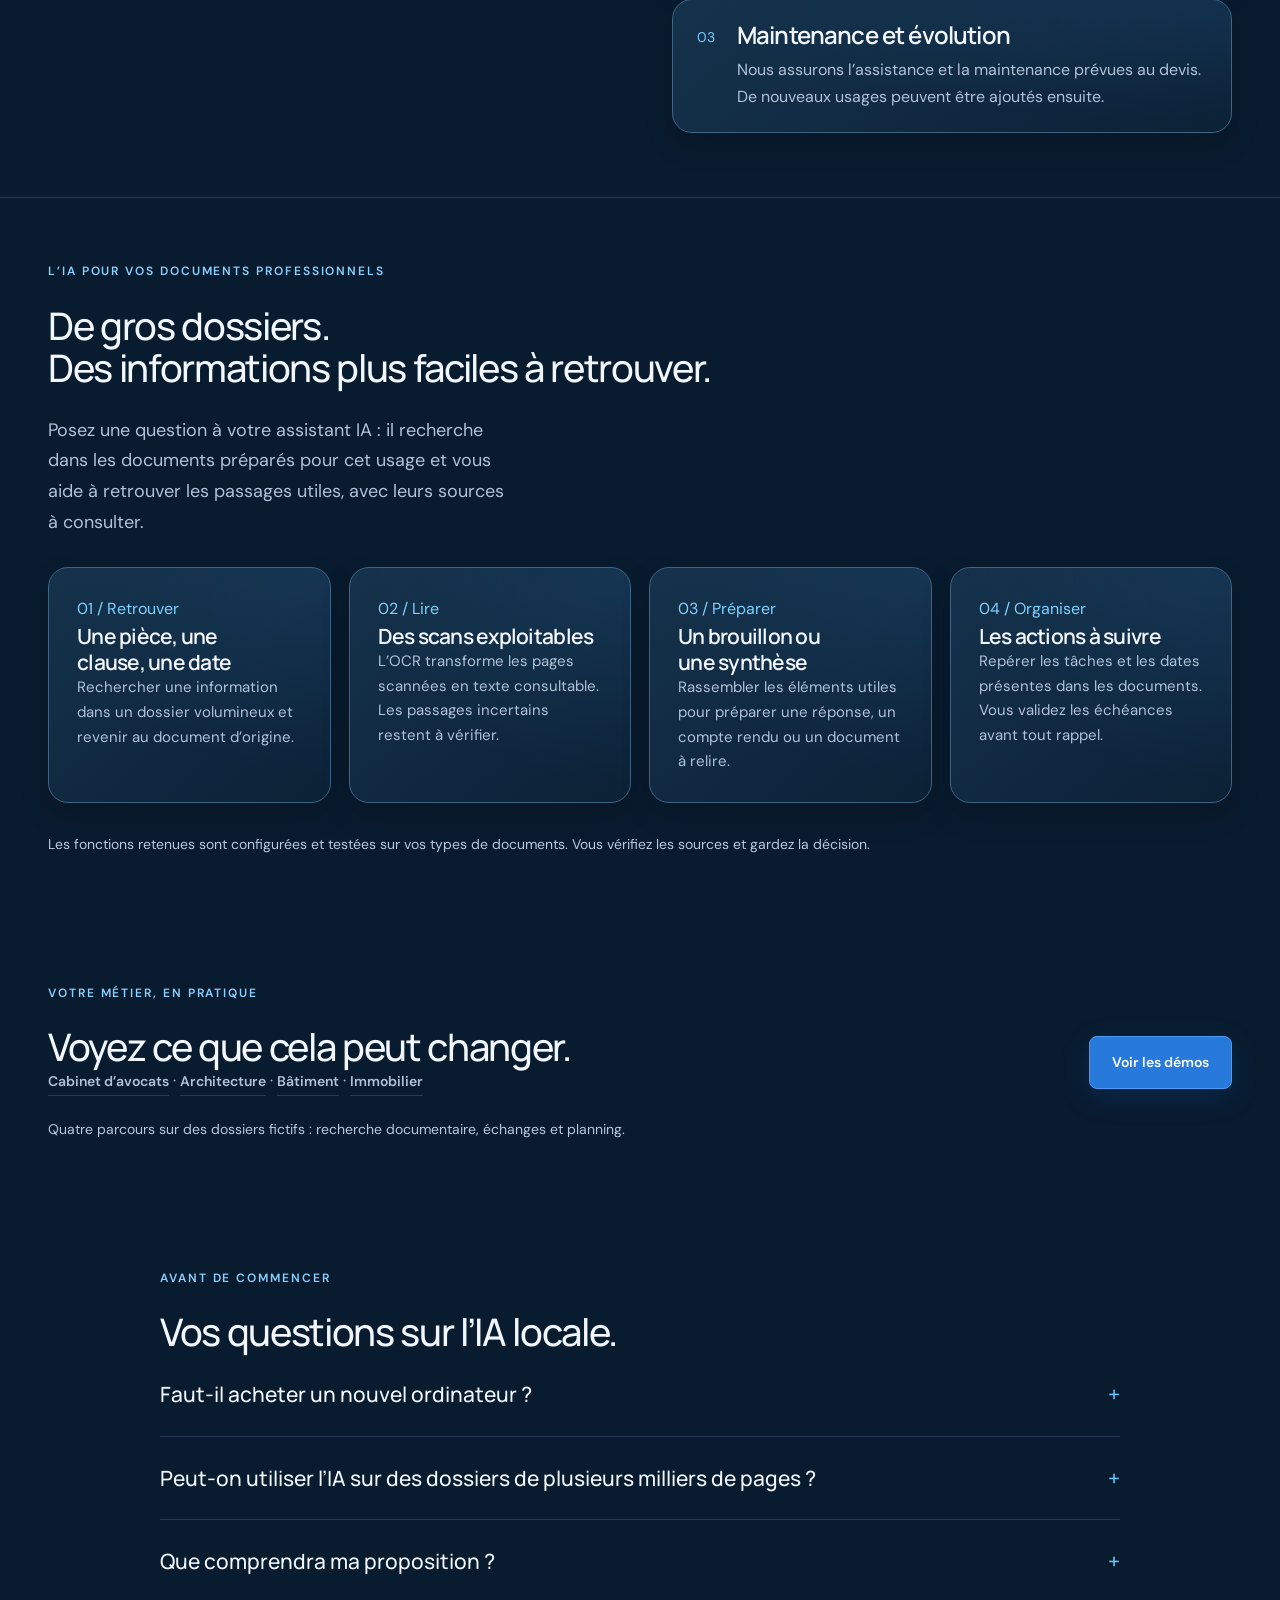
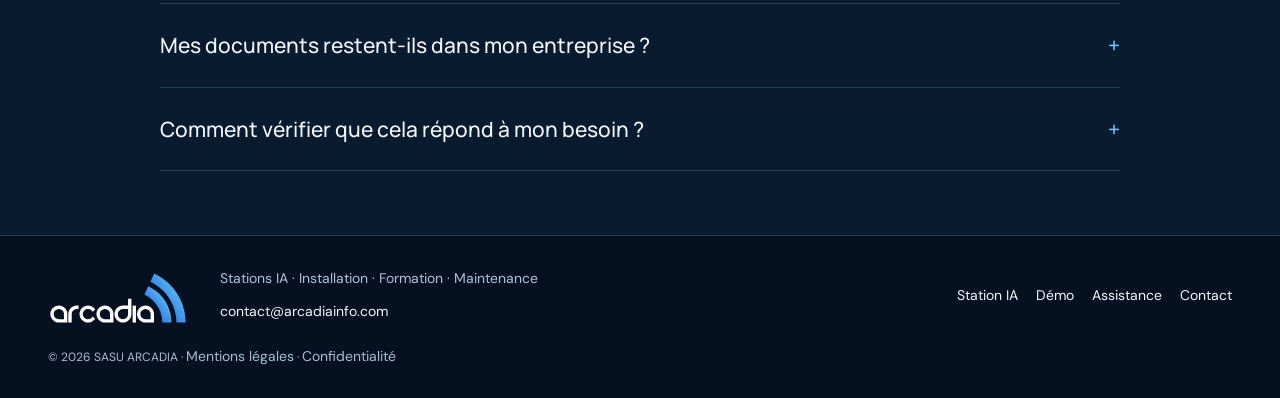
<file: intelligence-artificielle.html>
<!doctype html>
<html lang="fr"><head><meta charset="utf-8"><meta name="viewport" content="width=device-width,initial-scale=1"><title>Station IA pour entreprise : installation IA locale — Arcadia</title><meta name="description" content="Installez une IA locale pour vos documents professionnels. Arcadia vous accompagne : ordinateur ou serveur adapté, installation, formation et maintenance."><link rel="canonical" href="https://www.arcadiainfo.com/intelligence-artificielle.html"><meta property="og:type" content="website"><meta property="og:locale" content="fr_FR"><meta property="og:title" content="Station IA pour entreprise : installation IA locale — Arcadia"><meta property="og:description" content="Installez une IA locale pour vos documents professionnels. Arcadia vous accompagne : ordinateur ou serveur adapté, installation, formation et maintenance."><meta property="og:url" content="https://www.arcadiainfo.com/intelligence-artificielle.html"><meta name="theme-color" content="#071629"><link rel="icon" href="favicon-arcadia.ico"><link rel="stylesheet" href="design.css"><link rel="stylesheet" href="navy.css"><script src="design.js" defer></script><link rel="stylesheet" href="refinement.css"></head>
<body class="info station-simple"><a class="skip" href="#contenu">Aller au contenu</a><div class="scroll-progress"></div>
<header class="header"><div class="wrap nav"><a class="brand" href="/" aria-label="Arcadia — accueil"><img class="brand-logo" src="logo-arcadia.svg" width="1339" height="565" alt="Arcadia" fetchpriority="high"></a><nav class="navlinks" id="navigation" aria-label="Navigation principale"><a href="/">Accueil</a><a href="intelligence-artificielle.html" aria-current="page">Station IA</a><a href="securite.html">Sécurité</a><a href="assistance.html">Assistance</a><a href="contact.html">Contact</a></nav><a class="demo-access" href="demonstration.html"><span aria-hidden="true">▶</span> Démo</a><button class="menu" aria-controls="navigation" aria-expanded="false">Menu</button></div></header>
<main id="contenu"><section class="station-intro"><div class="wrap station-layout"><div class="station-message"><p class="eyebrow">L’intelligence artificielle dans votre entreprise</p><h1>Une station IA locale.<br><span class="accent">Pour votre entreprise.</span></h1><p class="station-lede">Un ordinateur ou un serveur qui fait fonctionner votre IA dans vos locaux. Pour retrouver des informations dans vos dossiers, préparer vos documents et mieux organiser votre travail.</p><a class="btn" href="contact.html">Parlons de votre besoin</a><p class="station-caption">Votre matériel. Votre rythme. Notre accompagnement.</p></div><a class="station-preview" href="demonstration.html" aria-label="Voir la démo vidéo"><div class="preview-top"><span>ARCADIA / EN PRATIQUE</span><span>02:07</span></div><div class="preview-screen"><img src="assets/demo-clarte-v9/avocats.png" width="1280" height="720" alt="Aperçu de l’assistant documentaire fictif Arcadia"><span class="preview-play" aria-hidden="true">▶</span></div><div class="preview-caption"><strong>Un dossier. Une question.</strong><span>Voir les démos</span></div><p>Scénario illustratif · Avec voix off</p></a></div></section>
<section class="section configurations"><div class="wrap"><p class="eyebrow">Pas de configuration imposée</p><h2>Ordinateur ou serveur :<br><span class="accent">le matériel adapté à votre IA.</span></h2><div class="editorial-three"><article><span class="section-index">01 / Évaluer</span><h3>Votre ordinateur</h3><p>Nous examinons s’il peut accueillir les modèles et les usages envisagés.</p><p class="fine-note">Selon sa puissance et sa compatibilité.</p></article><article><span class="section-index">02 / Équiper</span><h3>Une station dédiée</h3><p>Un ordinateur dimensionné pour votre activité, vos documents et votre budget.</p><p class="fine-note">Matériel sélectionné après étude.</p></article><article><span class="section-index">03 / Partager</span><h3>Un serveur pour l’équipe</h3><p>Une installation partagée, avec des accès définis pour chaque utilisateur.</p><p class="fine-note">Capacité et accès à dimensionner ensemble.</p></article></div></div></section>
<section class="section"><div class="wrap delivery-strip"><div><p class="eyebrow">Ce qu’Arcadia prend en charge</p><h2>Vous avez le métier.<br>Nous préparons la technique.</h2></div><ol class="delivery-list"><li><span>01</span><div><h3>Conseil et équipement</h3><p>Nous étudions vos usages et votre matériel, puis proposons l’ordinateur ou le serveur adapté.</p></div></li><li><span>02</span><div><h3>Installation de votre IA locale</h3><p>Nous installons et configurons les modèles d’IA sur votre équipement, puis formons votre équipe aux usages retenus.</p></div></li><li><span>03</span><div><h3>Maintenance et évolution</h3><p>Nous assurons l’assistance et la maintenance prévues au devis. De nouveaux usages peuvent être ajoutés ensuite.</p></div></li></ol></div></section>
<section class="section station-usages"><div class="wrap"><p class="eyebrow">L’IA pour vos documents professionnels</p><h2>De gros dossiers.<br>Des informations plus faciles à retrouver.</h2><p class="station-lede">Posez une question à votre assistant IA : il recherche dans les documents préparés pour cet usage et vous aide à retrouver les passages utiles, avec leurs sources à consulter.</p><ol class="compact-steps"><li><span>01 / Retrouver</span><h3>Une pièce, une clause, une date</h3><p>Rechercher une information dans un dossier volumineux et revenir au document d’origine.</p></li><li><span>02 / Lire</span><h3>Des scans exploitables</h3><p>L’OCR transforme les pages scannées en texte consultable. Les passages incertains restent à vérifier.</p></li><li><span>03 / Préparer</span><h3>Un brouillon ou une synthèse</h3><p>Rassembler les éléments utiles pour préparer une réponse, un compte rendu ou un document à relire.</p></li><li><span>04 / Organiser</span><h3>Les actions à suivre</h3><p>Repérer les tâches et les dates présentes dans les documents. Vous validez les échéances avant tout rappel.</p></li></ol><p class="fine-note">Les fonctions retenues sont configurées et testées sur vos types de documents. Vous vérifiez les sources et gardez la décision.</p></div></section>
<section class="section scope-panel"><div class="wrap"><div><p class="eyebrow">Votre métier, en pratique</p><h2>Voyez ce que cela peut changer.</h2><p><a class="textlink" href="demonstration.html?demo=avocats">Cabinet d’avocats</a> · <a class="textlink" href="demonstration.html?demo=architecture">Architecture</a> · <a class="textlink" href="demonstration.html?demo=batiment">Bâtiment</a> · <a class="textlink" href="demonstration.html?demo=immobilier">Immobilier</a></p><p class="fine-note">Quatre parcours sur des dossiers fictifs : recherche documentaire, échanges et planning.</p></div><a class="btn" href="demonstration.html">Voir les démos</a></div></section><section class="section"><div class="wrap faq"><p class="eyebrow">Avant de commencer</p><h2>Vos questions sur l’IA locale.</h2><details><summary>Faut-il acheter un nouvel ordinateur ?</summary><p>Pas systématiquement. Nous vérifions d’abord votre équipement, le volume de documents et le nombre d’utilisateurs. Une évolution du matériel ou une station dédiée peut être proposée si nécessaire.</p></details><details><summary>Peut-on utiliser l’IA sur des dossiers de plusieurs milliers de pages ?</summary><p>C’est un usage à étudier. Les documents sont préparés, les scans passent par l’OCR et les passages utiles sont recherchés avant d’être présentés à l’IA. La qualité dépend des originaux, des outils configurés et du matériel ; elle se vérifie sur vos dossiers.</p></details><details><summary>Que comprendra ma proposition ?</summary><p>Le matériel retenu, l’installation, les fonctions à adapter ou développer, la formation et les conditions de maintenance. Le coût dépend de ce périmètre : vous disposez d’un devis avant de vous engager.</p></details><details><summary>Mes documents restent-ils dans mon entreprise ?</summary><p>La station est installée chez vous et le traitement local est privilégié. Les accès, les sauvegardes et les éventuels transferts de données sont définis avec vous. Une messagerie, un agenda ou un service externe peut nécessiter une connexion : elle est étudiée et validée avant d’être ajoutée. Si un hébergement est nécessaire, une solution française est étudiée.</p></details><details><summary>Comment vérifier que cela répond à mon besoin ?</summary><p>Nous définissons les tâches attendues et les testons sur des documents choisis avec vous. L’objectif est de vérifier la qualité des réponses et leurs sources avant d’étendre l’usage à votre équipe.</p></details></div></section></main><footer class="footer concise-footer"><div class="wrap concise-footer-inner"><a href="/" aria-label="Arcadia — accueil"><img class="brand-logo" src="logo-arcadia.svg" width="1339" height="565" alt="Arcadia" loading="lazy"></a><div><p>Stations IA · Installation · Formation · Maintenance</p><a href="mailto:contact@arcadiainfo.com">contact@arcadiainfo.com</a></div><nav aria-label="Liens de pied de page"><a href="intelligence-artificielle.html">Station IA</a><a href="demonstration.html">Démo</a><a href="assistance.html">Assistance</a><a href="contact.html">Contact</a></nav><small>© 2026 SASU ARCADIA · <a href="mentions-legales.html">Mentions légales</a> · <a href="confidentialite.html">Confidentialité</a></small></div></footer></body></html>
</file>
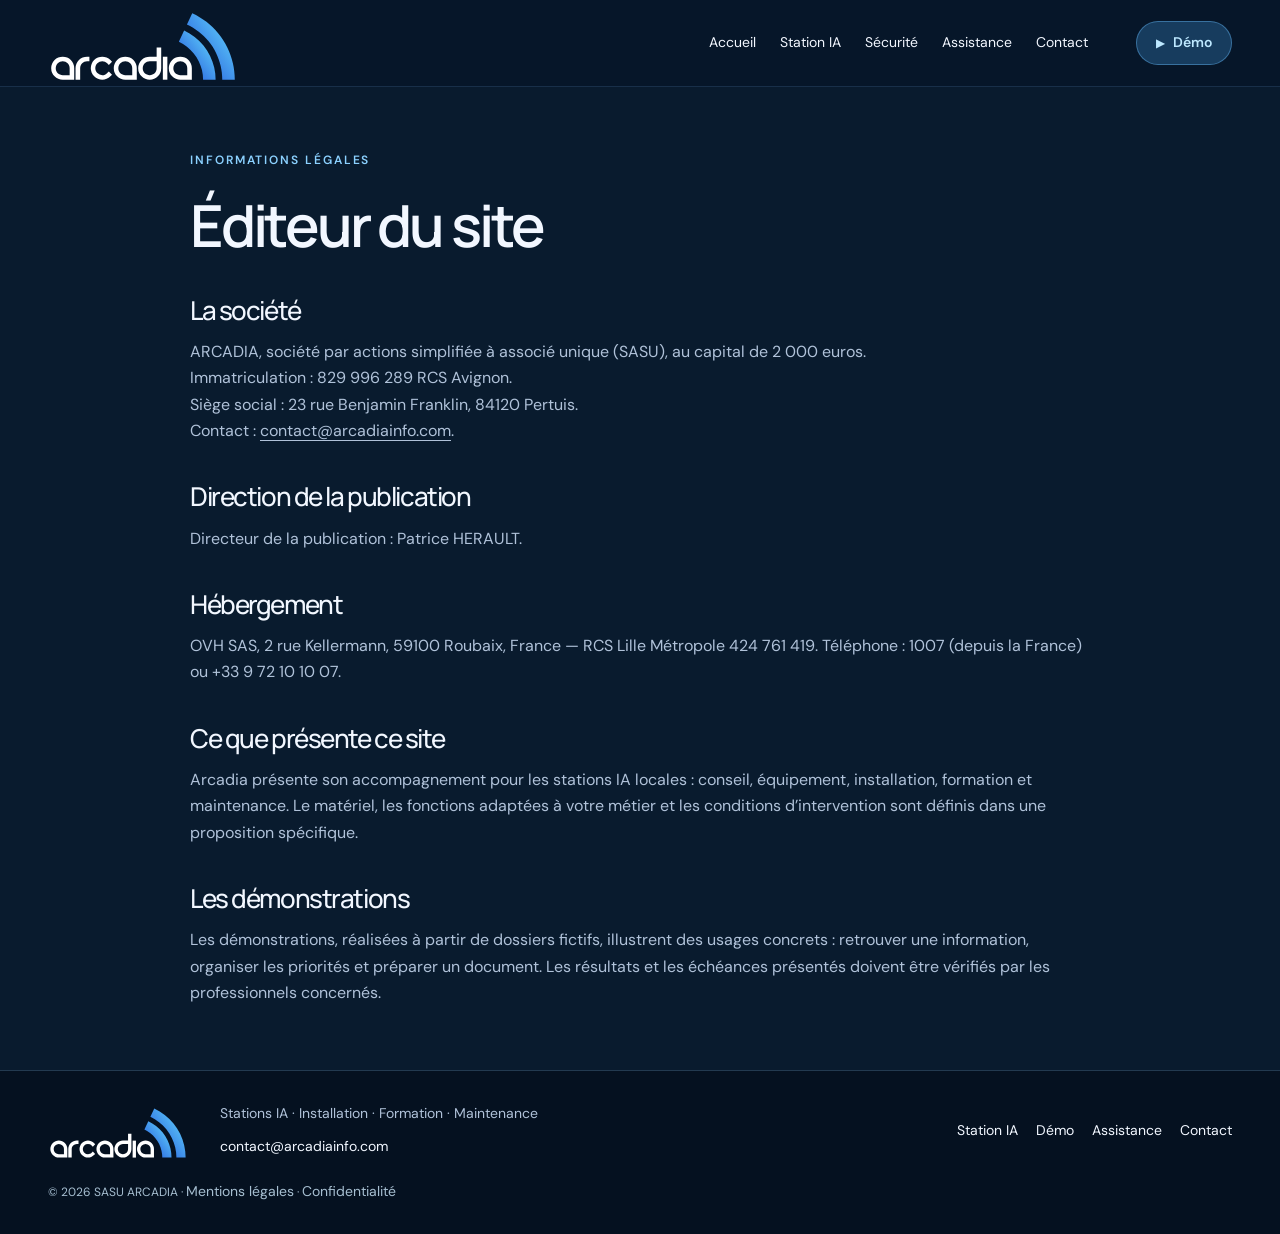
<file: mentions-legales.html>
<!doctype html><html lang="fr"><head><meta charset="utf-8"><meta name="viewport" content="width=device-width,initial-scale=1"><title>Mentions légales — Arcadia</title><link rel="icon" href="favicon-arcadia.ico"><link rel="stylesheet" href="design.css"><link rel="stylesheet" href="navy.css"><link rel="stylesheet" href="refinement.css"><script src="design.js" defer></script><style>.legal-copy{max-width:900px}.legal-copy h1{font-size:clamp(36px,5vw,58px)}.legal-copy h2{font-size:26px;margin:38px 0 14px}.legal-copy a{text-decoration:underline;text-underline-offset:4px}.legal-copy .security-note{margin:24px 0}.legal-copy p{overflow-wrap:anywhere}</style></head><body class="info"><a class="skip" href="#contenu">Aller au contenu</a><div class="scroll-progress"></div><header class="header"><div class="wrap nav"><a class="brand" href="index.html" aria-label="Arcadia — accueil"><img class="brand-logo" src="logo-arcadia.svg" width="1339" height="565" alt="Arcadia" fetchpriority="high"></a><nav class="navlinks" id="navigation" aria-label="Navigation principale"><a href="index.html">Accueil</a><a href="intelligence-artificielle.html">Station IA</a><a href="securite.html">Sécurité</a><a href="assistance.html">Assistance</a><a href="contact.html">Contact</a></nav><a class="demo-access" href="demonstration.html"><span aria-hidden="true">▶</span> Démo</a><button class="menu" aria-controls="navigation" aria-expanded="false">Menu</button></div></header><main id="contenu" class="section"><div class="wrap legal-copy"><p class="eyebrow">Informations légales</p><h1>Éditeur du site</h1><h2>La société</h2><p>ARCADIA, société par actions simplifiée à associé unique (SASU), au capital de 2 000 euros.<br>Immatriculation : 829 996 289 RCS Avignon.<br>Siège social : 23 rue Benjamin Franklin, 84120 Pertuis.<br>Contact : <a href="mailto:contact@arcadiainfo.com">contact@arcadiainfo.com</a>.</p><h2>Direction de la publication</h2><p>Directeur de la publication : Patrice HERAULT.</p><h2>Hébergement</h2><p>OVH SAS, 2 rue Kellermann, 59100 Roubaix, France — RCS Lille Métropole 424 761 419. Téléphone : 1007 (depuis la France) ou +33 9 72 10 10 07.</p><h2>Ce que présente ce site</h2><p>Arcadia présente son accompagnement pour les stations IA locales : conseil, équipement, installation, formation et maintenance. Le matériel, les fonctions adaptées à votre métier et les conditions d’intervention sont définis dans une proposition spécifique.</p><h2>Les démonstrations</h2><p>Les démonstrations, réalisées à partir de dossiers fictifs, illustrent des usages concrets : retrouver une information, organiser les priorités et préparer un document. Les résultats et les échéances présentés doivent être vérifiés par les professionnels concernés.</p></div></main><footer class="footer concise-footer"><div class="wrap concise-footer-inner"><a href="index.html" aria-label="Arcadia — accueil"><img class="brand-logo" src="logo-arcadia.svg" width="1339" height="565" alt="Arcadia" loading="lazy"></a><div><p>Stations IA · Installation · Formation · Maintenance</p><a href="mailto:contact@arcadiainfo.com">contact@arcadiainfo.com</a></div><nav aria-label="Liens de pied de page"><a href="intelligence-artificielle.html">Station IA</a><a href="demonstration.html">Démo</a><a href="assistance.html">Assistance</a><a href="contact.html">Contact</a></nav><small>© 2026 SASU ARCADIA · <a href="mentions-legales.html">Mentions légales</a> · <a href="confidentialite.html">Confidentialité</a></small></div></footer></body></html>
</file>
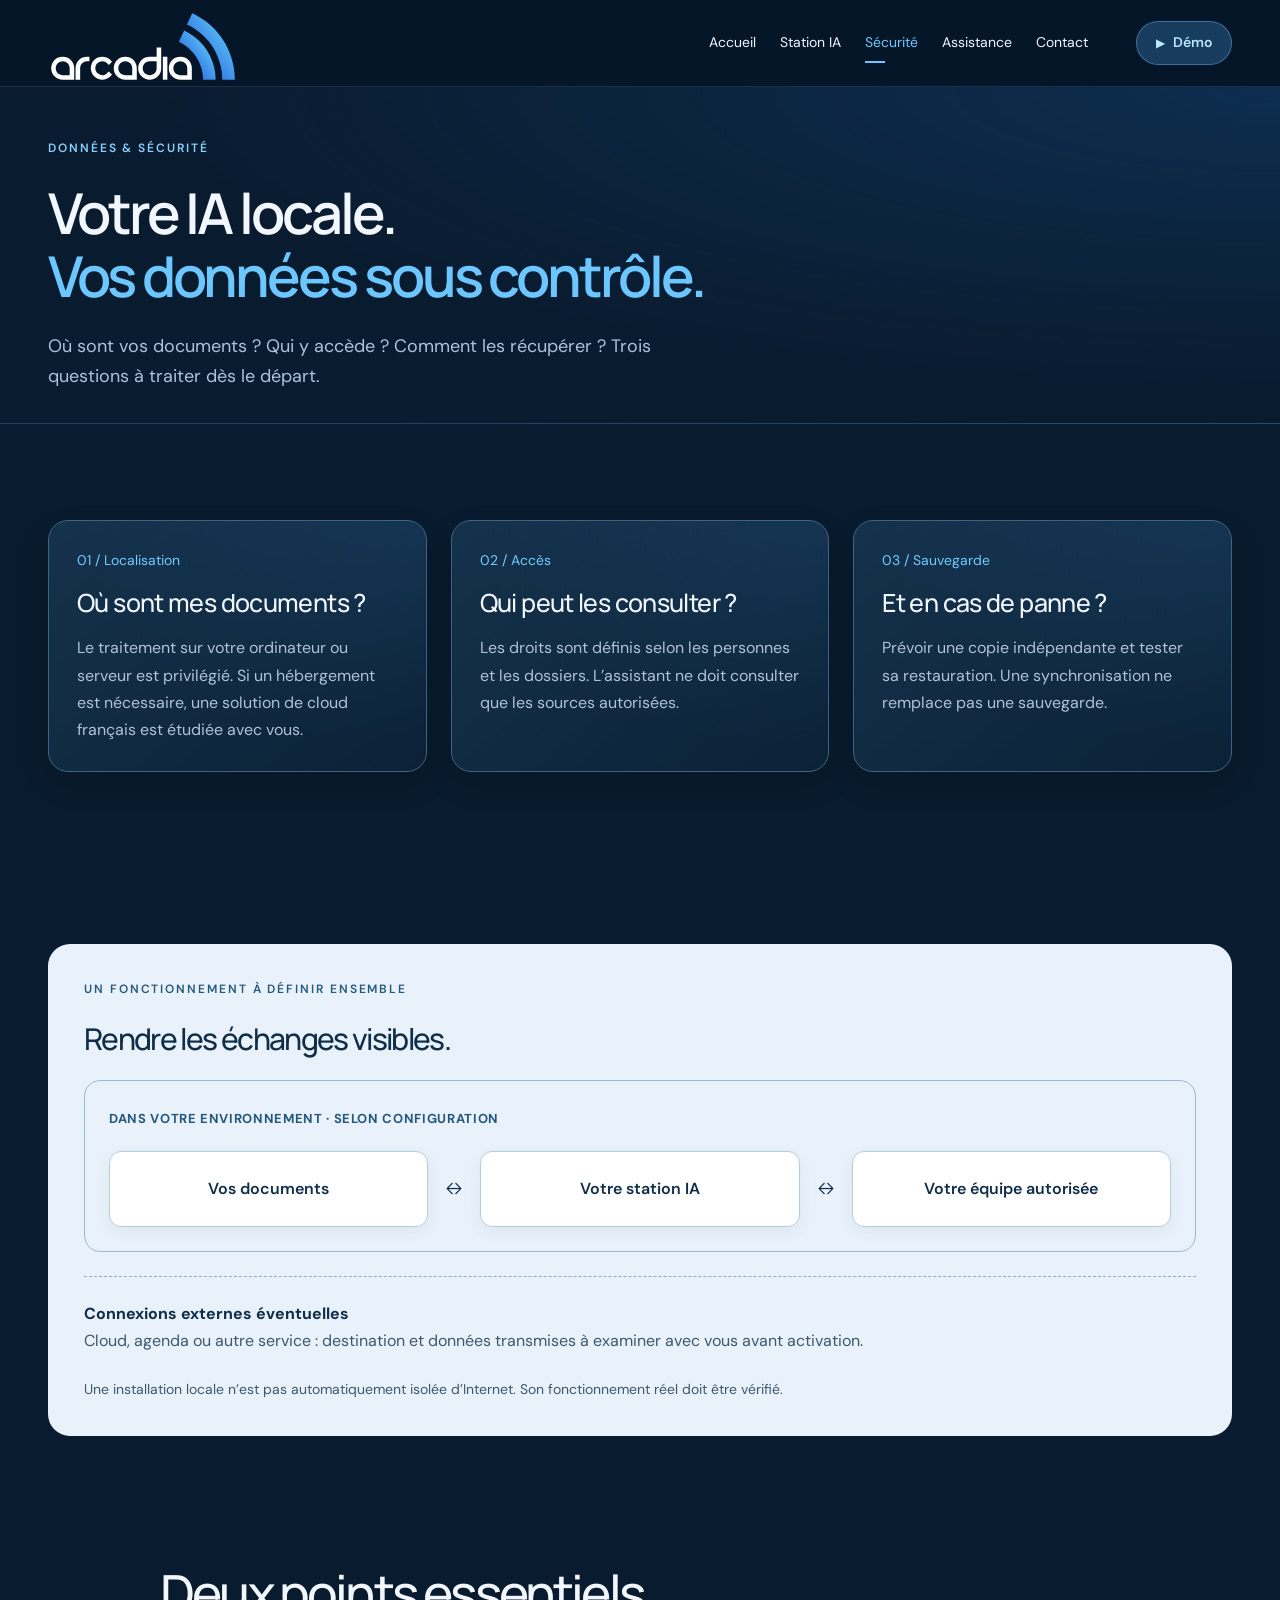
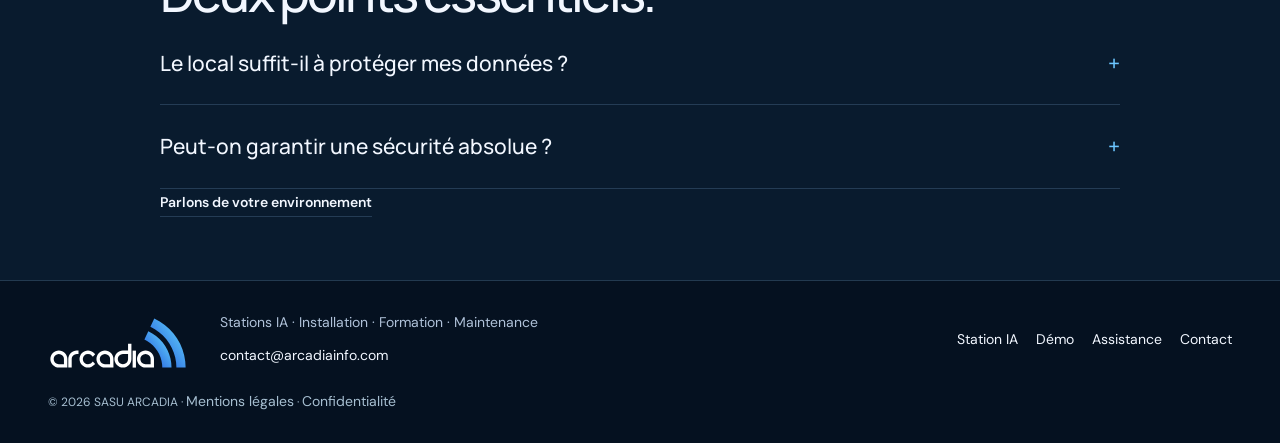
<file: securite.html>
<!doctype html><html lang="fr"><head><meta charset="utf-8"><meta name="viewport" content="width=device-width,initial-scale=1"><title>IA locale et protection des données — Arcadia</title><meta name="description" content="Découvrez comment Arcadia aborde les accès, les sauvegardes et les connexions externes lors de l’installation d’une station IA locale."><link rel="canonical" href="https://www.arcadiainfo.com/securite.html"><meta property="og:type" content="website"><meta property="og:locale" content="fr_FR"><meta property="og:title" content="IA locale et protection des données — Arcadia"><meta property="og:description" content="Découvrez comment Arcadia aborde les accès, les sauvegardes et les connexions externes lors de l’installation d’une station IA locale."><meta property="og:url" content="https://www.arcadiainfo.com/securite.html"><meta name="theme-color" content="#071629"><link rel="icon" href="favicon-arcadia.ico"><link rel="stylesheet" href="design.css"><link rel="stylesheet" href="navy.css"><script src="design.js" defer></script><link rel="stylesheet" href="refinement.css"></head><body class="info"><a class="skip" href="#contenu">Aller au contenu</a><div class="scroll-progress"></div><header class="header"><div class="wrap nav"><a class="brand" href="/" aria-label="Arcadia — accueil"><img class="brand-logo" src="logo-arcadia.svg" width="1339" height="565" alt="Arcadia" fetchpriority="high"></a><nav class="navlinks" id="navigation" aria-label="Navigation principale"><a href="/">Accueil</a><a href="intelligence-artificielle.html">Station IA</a><a href="securite.html" aria-current="page">Sécurité</a><a href="assistance.html">Assistance</a><a href="contact.html">Contact</a></nav><a class="demo-access" href="demonstration.html"><span aria-hidden="true">▶</span> Démo</a><button class="menu" aria-controls="navigation" aria-expanded="false">Menu</button></div></header><main id="contenu"><section class="page-intro concise-intro"><div class="wrap"><p class="eyebrow">Données & sécurité</p><h1>Votre IA locale.<br><span class="accent">Vos données sous contrôle.</span></h1><p class="lede">Où sont vos documents ? Qui y accède ? Comment les récupérer ? Trois questions à traiter dès le départ.</p></div></section>
<section class="section"><div class="wrap editorial-three"><article><span class="section-index">01 / Localisation</span><h2>Où sont mes documents ?</h2><p>Le traitement sur votre ordinateur ou serveur est privilégié. Si un hébergement est nécessaire, une solution de cloud français est étudiée avec vous.</p></article><article><span class="section-index">02 / Accès</span><h2>Qui peut les consulter ?</h2><p>Les droits sont définis selon les personnes et les dossiers. L’assistant ne doit consulter que les sources autorisées.</p></article><article><span class="section-index">03 / Sauvegarde</span><h2>Et en cas de panne ?</h2><p>Prévoir une copie indépendante et tester sa restauration. Une synchronisation ne remplace pas une sauvegarde.</p></article></div></section>
<section class="section"><div class="wrap data-map"><div class="data-map-head"><p class="eyebrow">Un fonctionnement à définir ensemble</p><h2>Rendre les échanges visibles.</h2></div><div class="data-local"><span class="map-label">Dans votre environnement · selon configuration</span><div class="data-nodes"><span>Vos documents</span><span class="data-connector" aria-hidden="true">↔</span><span>Votre station IA</span><span class="data-connector" aria-hidden="true">↔</span><span>Votre équipe autorisée</span></div></div><div class="data-external"><strong>Connexions externes éventuelles</strong><p>Cloud, agenda ou autre service : destination et données transmises à examiner avec vous avant activation.</p></div><p class="fine-note">Une installation locale n’est pas automatiquement isolée d’Internet. Son fonctionnement réel doit être vérifié.</p></div></section>
<section class="section"><div class="wrap faq"><h2>Deux points essentiels.</h2><details><summary>Le local suffit-il à protéger mes données ?</summary><p>Non. Les droits d’accès, mises à jour, sauvegardes et pratiques de l’équipe restent indispensables.</p></details><details><summary>Peut-on garantir une sécurité absolue ?</summary><p>Aucune solution ne supprime tous les risques. L’objectif est de réduire l’exposition et de préparer la reprise après un incident.</p></details><a class="textlink" href="contact.html">Parlons de votre environnement</a></div></section></main><footer class="footer concise-footer"><div class="wrap concise-footer-inner"><a href="/" aria-label="Arcadia — accueil"><img class="brand-logo" src="logo-arcadia.svg" width="1339" height="565" alt="Arcadia" loading="lazy"></a><div><p>Stations IA · Installation · Formation · Maintenance</p><a href="mailto:contact@arcadiainfo.com">contact@arcadiainfo.com</a></div><nav aria-label="Liens de pied de page"><a href="intelligence-artificielle.html">Station IA</a><a href="demonstration.html">Démo</a><a href="assistance.html">Assistance</a><a href="contact.html">Contact</a></nav><small>© 2026 SASU ARCADIA · <a href="mentions-legales.html">Mentions légales</a> · <a href="confidentialite.html">Confidentialité</a></small></div></footer></body></html>
</file>
<file: design.css>
@import url('https://fonts.googleapis.com/css2?family=DM+Sans:wght@400;500;600;700&family=Manrope:wght@400;500;600;700;800&display=swap');
:root{--bg:#f8f9fa;--surface:#fff;--ink:#141c23;--muted:#596571;--line:#dbe0e4;--accent:#c14c26;--soft:#eef0f2;--max:1360px}*{box-sizing:border-box}html{scroll-behavior:smooth;scroll-padding-top:100px}body{margin:0;background:var(--bg);color:var(--ink);font:16px/1.65 'DM Sans',sans-serif;-webkit-font-smoothing:antialiased}body.info{--bg:#07111e;--surface:#0d1b2c;--ink:#edf4ff;--muted:#a4b6cb;--line:#26364a;--accent:#81ddff;--soft:#101f31}a{color:inherit;text-decoration:none}button,input,select,textarea{font:inherit}button,a,input,textarea,select{-webkit-tap-highlight-color:transparent}button{cursor:pointer}img{display:block;max-width:100%}h1,h2,h3,p{margin:0}h1,h2,h3{font-family:'Manrope',sans-serif;line-height:1.12;letter-spacing:-.055em}h1{font-size:clamp(42px,5.6vw,82px);font-weight:600}h2{font-size:clamp(32px,4vw,56px);font-weight:500}h3{font-size:26px;font-weight:600;letter-spacing:-.035em}p+p{margin-top:16px}p{color:var(--muted)}button:focus-visible,a:focus-visible,input:focus-visible,textarea:focus-visible,select:focus-visible{outline:3px solid var(--accent);outline-offset:5px}.wrap{width:min(calc(100% - 96px),var(--max));margin:auto}.skip{position:fixed;left:20px;top:-100px;background:var(--ink);color:var(--bg);padding:12px;z-index:99}.skip:focus{top:10px}.eyebrow{font-size:13px;font-weight:600;letter-spacing:.16em;text-transform:uppercase;color:var(--accent);margin-bottom:22px}.header{position:sticky;top:0;z-index:20;background:color-mix(in srgb,var(--bg) 94%,transparent);backdrop-filter:blur(18px);border-bottom:1px solid var(--line)}.nav{height:88px;display:flex;align-items:center;gap:28px;justify-content:space-between}.brand{display:flex;align-items:center;gap:12px;flex-shrink:0}.brand-mark{font-family:Manrope,sans-serif;font-size:35px;line-height:1;font-weight:800;letter-spacing:-.12em;color:var(--accent);border-right:1px solid var(--line);padding-right:17px}.brand strong{display:block;font-size:20px;letter-spacing:.13em;line-height:1.2}.brand small{font-size:11px;letter-spacing:.24em;text-transform:uppercase;color:var(--muted)}.navlinks{display:flex;align-items:center;gap:26px}.navlinks a{font-size:14px;position:relative;padding:10px 0}.navlinks a:hover,.navlinks a[aria-current=page]{color:var(--accent)}.navlinks a[aria-current=page]:after{content:'';position:absolute;bottom:2px;left:0;width:20px;height:2px;background:var(--accent)}.btn{display:inline-flex;align-items:center;justify-content:center;gap:24px;padding:14px 22px;min-height:50px;background:var(--ink);color:var(--bg);border:1px solid var(--ink);font-weight:600;font-size:14px;transition:transform .2s,background .2s}.btn:hover{transform:translateY(-3px);background:var(--accent);border-color:var(--accent);color:var(--surface)}.info .btn:hover{color:#07111e}.btn.outline{background:transparent;color:var(--ink);border-color:var(--line)}.btn.outline:hover{border-color:var(--accent);color:var(--accent)}.info .btn{background:var(--accent);color:#07111e;border-color:var(--accent)}.info .btn.outline{background:transparent;color:var(--ink);border-color:var(--line)}.menu{display:none;background:transparent;border:1px solid var(--line);color:var(--ink);padding:9px 14px;min-height:44px}.actions{display:flex;gap:14px;flex-wrap:wrap;margin-top:30px}.hero{padding:60px 0 0}.hero-heading{display:grid;grid-template-columns:1.4fr 1fr;gap:80px;align-items:end;margin-bottom:38px}.hero-heading h1{max-width:860px}.hero-heading .intro{max-width:440px;font-size:17px;padding-bottom:6px}.serif{font-family:Georgia,serif;font-weight:400;font-style:italic;letter-spacing:-.055em}.accent{color:var(--accent)}.cinema{position:relative;height:clamp(400px,40vw,580px);background:#d3d7d9;overflow:hidden}.cinema>img{width:100%;height:100%;object-fit:cover;object-position:center 61%;transition:transform 1.2s,object-position 1.2s}.cinema[data-frame='1']>img{transform:scale(1.22);object-position:80% 40%}.cinema[data-frame='2']>img{transform:scale(1.15);object-position:50% 90%}.cinema:after{content:'';position:absolute;inset:45% 0 0;background:linear-gradient(transparent,#0b1413c9);pointer-events:none}.slide-caption{position:absolute;z-index:1;bottom:42px;left:40px;color:white;max-width:540px}.slide-caption p{color:#e1e7e5;font-size:15px;max-width:390px;margin-top:12px}.slide-caption h2{font-size:38px;letter-spacing:-.04em}.slide-caption .eyebrow{color:#ffe0cf;margin-bottom:12px}.slide-caption a{display:inline-block;margin-top:18px;border-bottom:1px solid #ffffff90;font-size:14px;padding-bottom:5px}.carousel-controls{display:flex;align-items:center;gap:10px}.cinema .carousel-controls{position:absolute;z-index:2;right:34px;bottom:38px}.round{width:44px;height:44px;display:grid;place-items:center;border:1px solid var(--line);background:transparent;color:var(--ink);font-size:18px}.cinema .round{color:#fff;border-color:#ffffff70;background:#06101c40}.counter{font-size:13px;letter-spacing:.16em;padding:0 10px}.cinema .counter{color:white}.caption{display:flex;justify-content:space-between;gap:20px;font-size:12px;color:var(--muted);padding:14px 0;border-bottom:1px solid var(--line)}.section{padding:100px 0}.section-head{display:flex;justify-content:space-between;align-items:end;gap:32px;margin-bottom:44px}.section-head p{max-width:360px;font-size:16px}.section-head h2{max-width:750px}.textlink{font-size:14px;font-weight:600;border-bottom:1px solid var(--line);padding-bottom:5px;white-space:nowrap}.textlink:hover{color:var(--accent)}.cards{display:grid;grid-template-columns:repeat(3,1fr);gap:24px}.card{border:1px solid var(--line);background:var(--surface);position:relative;transition:transform .25s,border-color .25s;display:flex;flex-direction:column}.card:hover{transform:translateY(-5px);border-color:var(--accent)}.card-visual{height:280px;overflow:hidden;background:var(--soft)}.card-visual img{width:100%;height:100%;object-fit:cover;transition:transform .7s}.card:hover img{transform:scale(1.06)}.card-visual.humanoid img{object-position:100% center;width:200%;max-width:none}.card-visual.domestic img{object-position:65% 80%;transform:scale(1.7);transform-origin:60% 85%}.card-visual.service img{transform:scale(1.7);transform-origin:62% 55%}.card-body{padding:30px;display:flex;flex-direction:column;flex:1}.card .num{font-size:13px;color:var(--accent);letter-spacing:.12em;margin-bottom:25px}.card p{margin-top:16px;font-size:16px}.card .textlink{margin-top:26px;align-self:start}.card h3{font-size:27px}.split{display:grid;grid-template-columns:1fr 1fr;gap:80px;align-items:center}.split .copy>p{margin-top:25px}.split .copy .eyebrow{margin-top:0}.split-media{height:560px;overflow:hidden;position:relative}.split-media img{height:100%;width:100%;object-fit:cover;object-position:85% center}.media-label{position:absolute;bottom:24px;left:24px;background:#ffffffed;color:#182027;padding:14px 20px;font-size:13px}.dark-band{background:#12201f;color:#f4f7f5}.dark-band p{color:#bbcbc6}.dark-band .eyebrow{color:#eaae89}.dark-band .btn{background:#f4f7f5;color:#12201f}.dark-band .line-list{border-color:#ffffff30}.line-list{margin:30px 0 0;padding:0;list-style:none;border-top:1px solid var(--line)}.line-list li{padding:20px 0;border-bottom:1px solid var(--line);display:flex;justify-content:space-between;gap:20px}.line-list span{color:var(--muted);font-size:14px}.steps{display:grid;grid-template-columns:repeat(3,1fr);gap:40px}.step{border-top:1px solid var(--line);padding-top:25px}.step .number{font-size:14px;color:var(--accent);margin-bottom:30px}.step p{margin-top:17px}.cta{padding:68px;background:var(--soft);display:flex;gap:44px;justify-content:space-between;align-items:center}.cta h2{max-width:700px}.cta p{margin-top:18px}.cta .btn{flex-shrink:0}.footer{padding:60px 0 25px;border-top:1px solid var(--line)}.footer-top{display:flex;justify-content:space-between;gap:36px;padding-bottom:45px}.footer-top>div>p{max-width:400px;margin-top:20px;font-size:14px}.footer-links{display:flex;gap:60px}.footer-links div{display:flex;flex-direction:column;gap:10px;font-size:14px}.footer-links b{margin-bottom:8px}.footer-bottom{border-top:1px solid var(--line);padding-top:24px;display:flex;justify-content:space-between;font-size:12px;color:var(--muted);gap:24px}.info-hero{position:relative;min-height:700px;display:flex;align-items:center;isolation:isolate;overflow:hidden;border-bottom:1px solid var(--line)}.info-hero>img{position:absolute;z-index:-2;inset:0;width:100%;height:100%;object-fit:cover;object-position:82% center}.info-hero:after{content:'';z-index:-1;position:absolute;inset:0;background:linear-gradient(90deg,#07111ef5 5%,#07111edd 33%,#07111e25 78%),linear-gradient(0deg,#07111e,transparent 22%)}.info-hero .hero-copy{max-width:750px;padding:76px 0 110px}.info-hero h1{font-size:clamp(44px,6vw,88px);max-width:760px;line-height:1.08}.info-hero p:not(.eyebrow){font-size:18px;max-width:520px;margin-top:26px;color:#bdcbdb}.info-strip{display:grid;grid-template-columns:repeat(3,1fr);position:relative;margin-top:-48px;z-index:2;background:#0d1b2cef;border:1px solid var(--line);backdrop-filter:blur(15px)}.info-strip a{padding:28px 32px;display:flex;align-items:center;justify-content:space-between;gap:16px;border-right:1px solid var(--line)}.info-strip a:last-child{border:0}.info-strip small{display:block;color:var(--muted);font-size:13px}.info-strip strong{display:block;font-size:18px}.info-strip a:hover{background:#142a40}.info .card{background:linear-gradient(135deg,#10243a,#0a1727)}.icon{width:56px;height:56px;border:1px solid var(--line);color:var(--accent);display:grid;place-items:center;font-size:26px;margin-bottom:40px}.info .card-body{padding:36px}.info .card h3{max-width:260px}.feature-stage{display:grid;grid-template-columns:1.1fr 1fr;border:1px solid var(--line);min-height:480px;background:var(--surface)}.feature-stage .feature-image{min-height:380px;overflow:hidden}.feature-image img{width:100%;height:100%;object-fit:cover}.feature-copy{padding:50px;display:flex;flex-direction:column;justify-content:center}.feature-copy h2{font-size:42px}.feature-copy p{margin-top:22px}.feature-copy .carousel-controls{margin-top:30px}.feature-copy .textlink{align-self:start;margin-top:28px}.ticker{border-top:1px solid var(--line);border-bottom:1px solid var(--line);padding:25px 0;display:flex;justify-content:space-between;gap:20px;color:var(--muted);font-size:13px;letter-spacing:.14em;text-transform:uppercase;flex-wrap:wrap}.page-intro{padding:70px 0 60px;border-bottom:1px solid var(--line)}.breadcrumb{font-size:13px;margin-bottom:40px;color:var(--muted)}.page-intro h1{max-width:1050px}.page-intro .lede{max-width:740px;font-size:20px;margin-top:25px}.wide-media{height:500px;position:relative;overflow:hidden}.wide-media img{width:100%;height:100%;object-fit:cover}.wide-media .media-label{max-width:calc(100% - 48px)}.pill{border:1px solid var(--line);border-radius:30px;padding:6px 12px;font-size:12px;display:inline-block;color:var(--muted);margin-bottom:24px}.faq{max-width:960px;margin:auto}.faq details{border-bottom:1px solid var(--line);padding:24px 0}.faq summary{cursor:pointer;font-family:Manrope,sans-serif;font-size:21px;font-weight:500;list-style:none;display:flex;justify-content:space-between;gap:24px}.faq summary:after{content:'+';color:var(--accent)}.faq details[open] summary:after{content:'−'}.faq details p{margin-top:20px;max-width:800px}.contact-grid{display:grid;grid-template-columns:.85fr 1.15fr;gap:90px}.phone{font-size:clamp(24px,3vw,40px);letter-spacing:-.04em;display:inline-block;margin:20px 0;color:var(--ink)}.contact-form{padding:36px;border:1px solid var(--line);background:var(--surface)}.field{margin-bottom:20px}.field label{display:block;font-size:14px;margin-bottom:8px}.field input,.field textarea,.field select{display:block;width:100%;background:var(--bg);border:1px solid var(--line);padding:13px;color:var(--ink);border-radius:0}.field textarea{min-height:120px;resize:vertical}.field-row{display:grid;grid-template-columns:1fr 1fr;gap:18px}.form-note{font-size:13px;margin-bottom:24px}.form-result{white-space:pre-wrap;margin-top:24px;color:var(--ink);font-size:14px}.assist-tools{display:grid;grid-template-columns:1fr 1fr;gap:24px;margin-top:35px}.assist-tools .card{padding:32px}.assist-tools p{margin:20px 0 30px}.assist-tools .btn{align-self:start;margin-top:auto}.scroll-progress{position:fixed;z-index:25;top:0;left:0;height:2px;background:var(--accent);width:0;pointer-events:none}.reveal-in{animation:arrive .65s both}@keyframes arrive{from{opacity:.2;transform:translateY(20px)}to{opacity:1;transform:none}}@keyframes pulse{50%{opacity:.6}}.info-hero .eyebrow:before{content:'';display:inline-block;width:18px;height:1px;background:var(--accent);vertical-align:middle;margin-right:14px}.highlight{border-left:2px solid var(--accent);padding:20px 24px;background:var(--soft);margin:25px 0}.highlight p{font-size:15px}.info .wide-media:after{content:'';position:absolute;inset:0;background:linear-gradient(0deg,#07111e99,transparent)}.info .wide-media .media-label{z-index:1}.article-copy{max-width:860px;margin:auto}.article-copy h2{margin:50px 0 24px}.article-copy p{font-size:18px}.article-copy ul{color:var(--muted);padding-left:20px}.article-copy li{margin:12px 0}.page-anchor{scroll-margin-top:110px}
@media(min-width:1600px){.wrap{width:min(calc(100% - 140px),var(--max))}}
@media(max-width:1100px){.wrap{width:calc(100% - 56px)}.navlinks{gap:16px}.nav>.btn{display:none}.hero-heading{gap:32px;grid-template-columns:1.4fr 1fr}.split{gap:40px}.card-body{padding:24px}.card-visual{height:230px}.feature-copy{padding:35px}.contact-grid{gap:40px}.cinema{height:470px}}
@media(max-width:800px){.wrap{width:calc(100% - 36px)}.nav{height:74px}.menu{display:block}.navlinks{display:none;position:absolute;top:74px;left:0;right:0;background:var(--bg);padding:20px 24px 28px;border-bottom:1px solid var(--line);flex-direction:column;align-items:stretch;gap:4px}.navlinks.open{display:flex}.navlinks a{font-size:17px;padding:12px}.brand strong{font-size:17px}.brand small{font-size:10px}.brand-mark{font-size:31px}.hero{padding-top:38px}.hero-heading{grid-template-columns:1fr;gap:25px;margin-bottom:30px}.hero-heading .intro{font-size:16px;max-width:100%}.eyebrow{margin-bottom:18px;font-size:12px}.hero-heading h1{font-size:clamp(40px,8vw,64px)}.cinema{height:530px}.cinema>img{object-position:75% center}.slide-caption{left:22px;bottom:100px;right:20px}.slide-caption h2{font-size:30px}.slide-caption p{max-width:290px}.cinema:after{inset:20% 0 0}.cinema .carousel-controls{left:18px;right:auto;bottom:25px}.caption{font-size:11px}.caption span:last-child{display:none}.section{padding:65px 0}.section-head{display:block;margin-bottom:30px}.section-head p,.section-head>.textlink{display:block;margin-top:22px}.section-head>.textlink{width:max-content}.cards{grid-template-columns:1fr;gap:22px}.card-visual{height:320px}.card-body,.info .card-body{padding:28px}.split{grid-template-columns:1fr;gap:36px}.split-media{height:420px}.steps{grid-template-columns:1fr;gap:30px}.step .number{margin-bottom:18px}.cta{padding:32px 25px;align-items:start;flex-direction:column;gap:25px}.footer-top,.footer-bottom{flex-direction:column}.footer-links{gap:50px}.info-hero{min-height:760px;align-items:start}.info-hero .hero-copy{padding:52px 0 270px}.info-hero h1{font-size:clamp(42px,8.8vw,62px)}.info-hero>img{object-position:70% bottom}.info-hero:after{background:linear-gradient(180deg,#07111ef5 5%,#07111ecc 35%,#07111e20 75%,#07111e)}.info-hero p:not(.eyebrow){font-size:16px}.info-strip{margin-top:-55px;grid-template-columns:1fr}.info-strip a{padding:20px 24px;border-right:0;border-bottom:1px solid var(--line)}.feature-stage{grid-template-columns:1fr}.feature-stage .feature-image{height:280px;min-height:0}.feature-copy{padding:30px 25px}.feature-copy h2{font-size:34px}.page-intro{padding:45px 0}.page-intro h1{font-size:43px}.page-intro .lede{font-size:18px}.breadcrumb{margin-bottom:30px}.wide-media{height:380px}.contact-grid{grid-template-columns:1fr;gap:40px}.contact-form{padding:25px}.field-row{grid-template-columns:1fr;gap:0}.assist-tools{grid-template-columns:1fr}.ticker{font-size:12px;gap:18px}.line-list li{flex-direction:column;gap:5px}.article-copy p{font-size:16px}}
@media(prefers-reduced-motion:reduce){html{scroll-behavior:auto}*,*:before,*:after{animation:none!important;transition:none!important}.reveal-in{opacity:1}}

[hidden]{display:none!important}.cinema>img{object-position:center 15%}.cinema[data-frame="1"]>img{object-position:80% 10%}.card-visual.humanoid img{width:100%;max-width:100%;object-position:85% center;transform:scale(1.25);transform-origin:90% 35%}
</file>
<file: navy.css>
/* Identité navy commune aux deux expériences Arcadia. */
:root,body.info,body.services{--bg:#071629;--surface:#0d2340;--ink:#f2f7ff;--muted:#b0c2d9;--line:rgba(147,190,239,.2);--accent:#6cc6ff;--soft:#102b4b;color-scheme:dark}
body{background:radial-gradient(ellipse at 90% 24%,#12345a66,transparent 42%),var(--bg)}
.header{background:#071629e8;border-bottom-color:#80baff26}
.nav{height:86px}.brand-mark{color:#79caff}.brand small{font-size:12px;letter-spacing:.15em}
.btn,.info .btn,.dark-band .btn{border-radius:8px;background:#2879dc;color:#fff;border-color:#4b9bf2;box-shadow:0 8px 30px #0070e32b}
.btn:hover,.info .btn:hover{color:white;background:#368ef1;border-color:#78c5ff}
.btn.outline,.info .btn.outline{color:var(--ink);border-color:#85b9ef55;background:#102b4b55;box-shadow:none}
.eyebrow{font-size:12px;letter-spacing:.19em;color:#8bd1ff}.serif{font-family:Manrope,sans-serif;font-style:normal;font-weight:500}
h1,h2,h3{text-wrap:balance}p{text-wrap:pretty}
.section{padding:110px 0}.section-head{gap:60px}.section-head h2{font-size:clamp(34px,4.2vw,58px)}
.section-head .eyebrow{margin-top:0}
.card,.info .card{border-radius:18px;overflow:hidden;background:linear-gradient(150deg,#122e50,#091c33);box-shadow:0 20px 45px #020a161f}
.card:hover{border-color:#6cc6ff80;transform:translateY(-6px)}
.card-visual{height:290px}.card-visual img,.card-visual.humanoid img,.card-visual.domestic img,.card-visual.service img{width:100%;max-width:100%;object-fit:cover;transform:none;object-position:center}
.card-visual.humanoid img{object-position:68% center}
.card:hover .card-visual img{transform:scale(1.04)}
.card-body,.info .card-body{padding:30px}.card .num{margin-bottom:14px}
.card .textlink{margin-top:auto;padding-top:26px;white-space:normal}
.dark-band{background:linear-gradient(135deg,#0c2544,#123b66);border-block:1px solid var(--line)}
.dark-band .eyebrow{color:#8bd1ff}.dark-band p{color:#c0d1e7}
.split-media,.wide-media,.feature-stage{border-radius:22px;overflow:hidden}
.media-label{background:#071629e8;color:#e4f2ff;border:1px solid #82b9e74d;backdrop-filter:blur(12px);border-radius:8px}
.cta{border:1px solid #659edf40;border-radius:24px;background:radial-gradient(ellipse at 85% 0,#2268b788,transparent 60%),#102b4b;position:relative}
.cta .eyebrow{color:#92d1ff}.footer{background:#051120}
.footer-bottom{font-size:12px}.footer-links a:hover{color:var(--accent)}
.feature-stage{background:#102945}.feature-image img{min-height:100%;object-fit:cover}
.round{border-radius:50%;background:#102b4b;color:white;transition:background .2s}.round:hover{background:#2879dc}
.premium-hero{position:relative;isolation:isolate;min-height:760px;min-height:min(850px,calc(100svh - 86px));display:flex;align-items:center;overflow:hidden;background:#06172c}
.premium-hero>picture{position:absolute;inset:0;z-index:-2}.premium-hero>picture img{width:100%;height:100%;object-fit:cover;object-position:65% center}
.premium-hero:after{content:"";position:absolute;inset:0;z-index:-1;background:linear-gradient(90deg,#071629f7 0%,#071629d9 30%,#07162942 61%,#07162908 85%),linear-gradient(0deg,#071629,transparent 30%)}
.premium-hero .hero-copy{padding:95px 0 130px;max-width:760px}
.premium-hero h1{font-size:clamp(48px,6.4vw,92px);letter-spacing:-.065em;line-height:1.02}
.premium-hero h1 .accent{color:#93d6ff}
.premium-hero p:not(.eyebrow){max-width:520px;font-size:18px;color:#c1d2e5;margin-top:28px}
.premium-hero .actions{margin-top:34px}.premium-hero .eyebrow{max-width:600px}
.hero-footnote{position:absolute;right:48px;bottom:30px;color:#c0d1e4;font-size:12px;letter-spacing:.06em}
.info-strip{background:#0c2341f0;border-radius:14px;overflow:hidden;box-shadow:0 18px 50px #020c234d;margin-top:-40px}
.info-strip strong{font-size:18px}.info-strip small{font-size:12px;margin-bottom:4px}
.info-strip a:hover{background:#153858}
.services .premium-hero>picture img{object-position:70% center}
.services .premium-hero .hero-copy{max-width:720px}
.services .premium-hero:after{background:linear-gradient(90deg,#071629ed,#071629bb 34%,#0716291a 75%),linear-gradient(0deg,#071629,transparent 40%)}
.services .cards .card-visual{height:330px}
.cinema{border-radius:22px;background:#0c2341}.cinema>img{object-position:center;transform:none!important}
.cinema .eyebrow{color:#a1daff}.cinema:after{inset:15% 0 0;background:linear-gradient(0deg,#041225f0,transparent)}
.caption{font-size:12px}.page-intro{background:radial-gradient(ellipse at 100% 0,#16529155,transparent 65%);padding:80px 0 65px}
.breadcrumb{font-size:14px}.page-intro h1{max-width:1000px}
.wide-media{margin-top:32px}.wide-media img{object-position:center 45%}
.services .wide-media img{object-position:center}.contact-form{border-radius:18px;background:#0c2341}
.field input,.field textarea,.field select{border-radius:7px}
.highlight{border-radius:0 14px 14px 0}.textlink{font-size:14px}
@media(min-width:801px){.premium-hero .hero-copy{animation:hero-arrive .85s ease-out both}}
@keyframes hero-arrive{from{opacity:0;transform:translateY(18px)}to{opacity:1;transform:none}}
@media(max-width:1100px){.navlinks{gap:15px}.navlinks a{font-size:13px}.premium-hero h1{font-size:clamp(48px,6.8vw,76px)}}
@media(max-width:800px){
 .nav{height:74px}.navlinks{top:74px;background:#071629}.navlinks a{font-size:17px}.menu{border-radius:7px}
 .premium-hero{min-height:850px;align-items:flex-start}
 .premium-hero .hero-copy{padding:55px 0 360px;max-width:100%}
 .premium-hero h1{font-size:clamp(42px,10.5vw,68px);line-height:1.05}
 .premium-hero p:not(.eyebrow){font-size:16px;max-width:540px;margin-top:22px}
 .premium-hero>picture{top:340px}.premium-hero>picture img,.services .premium-hero>picture img{object-position:65% center}
 .premium-hero:after,.services .premium-hero:after{background:linear-gradient(180deg,#071629 0%,#071629 35%,#071629c9 47%,#07162900 67%,#071629 100%)}
 .hero-footnote{bottom:55px;right:18px;font-size:12px}
 .info-strip{margin-top:-30px}.info-strip a{padding:22px}
 .section{padding:72px 0}.section-head{margin-bottom:30px}.card-visual,.services .cards .card-visual{height:280px}
 .split-media{height:390px}.feature-stage .feature-image{height:300px}
 .cta{padding:32px 24px}.page-intro{padding:45px 0}.wide-media{height:330px}
 .line-list li{gap:6px}.textlink{white-space:normal}.ticker{font-size:12px}
}
@media(prefers-reduced-motion:reduce){*,*:before,*:after{animation:none!important;transition:none!important}}


/* Une lecture plus calme autour de la station IA. */
/* Navigation séparée des actions : la démo reste à l’extrémité droite. */
.demo-player{position:relative}.video-start{position:absolute;left:50%;top:50%;transform:translate(-50%,-50%);width:76px;height:76px;border-radius:50%;border:1px solid #b1e3ff;background:#65bdff;color:#071629;box-shadow:0 0 0 12px #65bdff25;font-size:28px;padding-left:8px}.video-start[hidden]{display:none}.video-start:disabled{opacity:.55;cursor:wait}.demo-player .video-status{position:absolute;bottom:20px;left:20px;right:20px;background:#071629e8;padding:8px 12px;border-radius:8px;text-align:center}
.nav{gap:28px}.nav .brand{margin-right:auto}.nav .navlinks{gap:24px}.demo-access{display:inline-flex;align-items:center;justify-content:center;gap:9px;min-height:44px;padding:8px 19px;border-radius:999px;border:1px solid #5aa6df80;background:#173c5e;color:#bde8ff;font-size:14px;font-weight:600;white-space:nowrap;margin-left:20px;order:3;transition:background .2s,border-color .2s}.demo-access span{font-size:11px}.demo-access:hover{background:#21557f;border-color:#99d5ff}.nav .menu{order:2}.nav .navlinks{order:1}
.station-layout{display:grid;grid-template-columns:1.1fr 1fr;align-items:center;gap:72px}.station-simple .station-intro{padding:76px 0;background:radial-gradient(ellipse at 90% 40%,#174d7240,transparent 65%)}.station-simple .station-intro h1{font-size:clamp(40px,4.15vw,62px);line-height:1.13;letter-spacing:-.04em}.station-simple .station-lede{font-size:18px;max-width:500px;margin:26px 0}.station-caption{font-size:14px;margin-top:20px;color:#95b0c8}.station-preview{display:block;min-width:0;background:#0d2339;border:1px solid #315775;border-radius:20px;overflow:hidden;box-shadow:0 24px 70px #020c1a70;transition:border-color .2s}.station-preview:hover{border-color:#7bbef0}.preview-top{display:flex;justify-content:space-between;padding:19px 22px;font-size:12px;letter-spacing:.1em;color:#9dc1dd}.preview-screen{position:relative;margin:0 14px;border-radius:10px;overflow:hidden}.preview-screen img{width:100%;height:auto;opacity:.7}.preview-play{position:absolute;left:50%;top:50%;transform:translate(-50%,-50%);display:grid;place-items:center;width:62px;height:62px;border-radius:50%;background:#64bdff;color:#061a2c;font-size:22px;box-shadow:0 0 0 9px #64bdff1a;padding-left:4px}.preview-caption{display:flex;justify-content:space-between;align-items:center;gap:18px;padding:22px 22px 8px}.preview-caption strong{font-size:18px;font-weight:500}.preview-caption>span{font-size:14px;color:#86cdff;white-space:nowrap}.station-preview>p{font-size:12px;padding:0 22px 22px}.station-simple .station-columns{gap:0}.station-columns article{padding:0 30px;border-left:1px solid #29445c}.station-columns article:first-child{padding-left:0;border-left:0}.station-simple .station-usages{padding:46px 0}.station-simple .station-example{margin-top:25px}.station-simple .station-support{background:#0a1b2d}
.demo-stage{max-width:1120px;padding-top:46px;padding-bottom:45px}.demo-heading{display:flex;align-items:flex-end;justify-content:space-between;gap:24px;margin-bottom:28px}.demo-heading .eyebrow{margin-bottom:12px}.demo-heading h1{font-size:clamp(34px,4vw,50px);letter-spacing:-.035em}.demo-duration{font-size:14px;color:var(--muted);white-space:nowrap}.demo-stage video{display:block;width:100%;aspect-ratio:16/9;border-radius:16px;background:#071629;border:1px solid #29445c}.demo-footnote{display:flex;align-items:baseline;justify-content:space-between;gap:26px;margin-top:20px}.demo-footnote p{font-size:14px;max-width:630px}.video-status{font-size:14px;margin-top:12px}.video-status:empty{display:none}.visually-hidden{position:absolute!important;width:1px;height:1px;padding:0;margin:-1px;overflow:hidden;clip-path:inset(50%);white-space:nowrap;border:0}
@media(max-width:1100px){.station-layout{gap:35px}.nav .navlinks{gap:16px}.demo-access{margin-left:0}.preview-caption{display:block}.preview-caption>span{display:block;margin-top:9px}}
@media(max-width:800px){.nav{gap:12px}.nav .brand small{display:none}.nav .brand-mark{font-size:27px;padding-right:10px}.nav .brand strong{font-size:15px}.nav .brand{gap:9px}.demo-access{min-height:44px;padding:7px 13px;font-size:14px}.nav .menu{padding:7px 10px;min-height:44px;font-size:14px}.station-layout{grid-template-columns:1fr;gap:34px}.station-simple .station-intro{padding:42px 0}.station-simple .station-intro h1{font-size:clamp(36px,8.7vw,52px)}.station-simple .station-lede{font-size:17px}.station-preview{max-width:520px}.preview-caption{display:flex}.preview-caption strong{font-size:16px}.preview-caption>span{margin:0}.station-columns article{padding:0;border:0}.station-simple .station-columns{gap:26px}.demo-stage{padding-top:32px}.demo-heading{align-items:flex-start;flex-direction:column;gap:12px}.demo-footnote{flex-direction:column;gap:18px}.demo-stage video{border-radius:10px}}
.navlinks a[href="demonstration.html"]{display:inline-flex;align-items:center;justify-content:center;gap:8px;border:1px solid #42749b;border-radius:999px;padding:6px 14px;min-height:38px;background:#112e49;color:#92d6ff;font-size:14px;flex-shrink:0}
.navlinks a[href="demonstration.html"]:before{content:'▶';font-size:10px}
.navlinks a[href="demonstration.html"]:hover{background:#1a4264;border-color:#92d6ff}
.station-intro{padding:80px 0 70px;background:radial-gradient(ellipse at 85% 20%,#15508340,transparent 65%)}
.station-intro h1{font-size:clamp(38px,4.8vw,68px);line-height:1.13;letter-spacing:-.04em;max-width:1000px}
.station-lede{max-width:670px;font-size:20px;line-height:1.7;margin:26px 0 30px}
.station-usages{padding:55px 0;border-top:1px solid var(--line)}
.station-simple h2{font-size:clamp(27px,3vw,38px);letter-spacing:-.035em}
.station-columns{display:grid;grid-template-columns:repeat(3,minmax(0,1fr));gap:50px;margin:36px 0 24px}
.station-number{display:block;color:#79caff;font-size:14px;margin-bottom:14px}
.station-columns h3{font-size:24px;letter-spacing:-.025em;margin-bottom:12px}
.station-columns p{max-width:340px;line-height:1.7}
.station-scope{font-size:14px;line-height:1.7;color:var(--muted);max-width:800px}
.station-example{display:flex;align-items:baseline;gap:26px;margin-top:32px;padding-top:25px;border-top:1px solid var(--line)}
.station-example span{font-size:14px;color:#79caff;white-space:nowrap}.station-example p{font-size:18px;color:var(--ink)}
.station-support{padding:48px 0 60px;background:#0b2037}.station-support>.wrap{display:flex;align-items:center;justify-content:space-between;gap:40px}.station-support p{max-width:690px;margin-top:18px}
.station-footer{padding:24px 0}.station-footer .footer-bottom{border:0;padding-top:0;font-size:14px}
@media(max-width:800px){.navlinks a[href="demonstration.html"]{align-self:flex-start;padding:6px 16px;margin:4px 0}.station-intro{padding:48px 0}.station-lede{font-size:18px}.station-usages{padding:40px 0}.station-columns{grid-template-columns:1fr;gap:28px;margin-top:28px}.station-number{margin-bottom:7px}.station-columns p{max-width:none}.station-example{display:block}.station-example p{margin-top:10px;font-size:16px}.station-support>.wrap{align-items:flex-start;flex-direction:column;gap:24px}.station-support{padding:40px 0}}
.clear-hero{min-height:680px}.clear-hero .hero-copy{max-width:850px;padding:90px 0}.clear-hero h1{font-size:clamp(42px,5.4vw,76px);letter-spacing:-.045em;line-height:1.1}.clear-hero .hero-detail{font-size:14px!important;line-height:1.7}.scope-note{font-size:14px;line-height:1.7;color:var(--muted);margin:28px 0}.cards{row-gap:24px}.card h3{line-height:1.3}.card p{line-height:1.8}.eyebrow{font-size:14px}.footer-links a{overflow-wrap:anywhere}.clear-hero p:not(.eyebrow){max-width:600px}
@media(max-width:800px){.clear-hero{min-height:0}.clear-hero .hero-copy{padding:64px 0 100px}.clear-hero>picture{top:0;opacity:.25}.clear-hero:after{background:linear-gradient(90deg,#071629ef,#071629aa)}.clear-hero h1{font-size:clamp(40px,9vw,64px)}.clear-hero .hero-footnote{bottom:20px}.section{padding:64px 0}}

/* Relecture visuelle : espaces calmes, surfaces mates, contraste éditorial. */
body.info{background:#091b2e}
.info .section{padding:80px 0}.info .section-head h2{font-size:clamp(30px,3.4vw,46px)}
.info .card{background:#10283f;box-shadow:none;border-color:#294258;border-radius:12px}
.info .card:hover{transform:none;background:#132e48}
.info .clear-hero{min-height:620px;isolation:isolate}
.info .clear-hero .hero-copy{max-width:590px;animation:none;padding:84px 0 104px}
.info .clear-hero h1{font-size:clamp(40px,4.5vw,66px);line-height:1.12;letter-spacing:-.045em}
.info .clear-hero p:not(.eyebrow){max-width:500px;font-size:18px}
.info .clear-hero>picture{inset:35px 3.8% 35px 54%;border-radius:24px;overflow:hidden;z-index:0}
.info .clear-hero>picture img{object-position:57% center}
.info .clear-hero:after{background:linear-gradient(90deg,#091b2e 42%,transparent 68%);z-index:1;pointer-events:none}
.info .clear-hero>.wrap{position:relative;z-index:2}.info .clear-hero .hero-footnote{z-index:2;right:6%;bottom:54px}
.home-demo{background:#102b46}.home-demo p{max-width:470px;margin-top:22px}.home-demo .textlink{display:inline-block;margin-top:25px;color:#93d6ff}.home-demo-preview{position:relative;display:block;aspect-ratio:16/9;border:1px solid #385f7d;border-radius:16px;overflow:hidden;box-shadow:0 22px 55px #0003}.home-demo-preview img{display:block;width:100%;height:auto;aspect-ratio:16/9;object-fit:contain}.home-demo .split{align-items:center;gap:65px}
.demo-simple{background:radial-gradient(ellipse at 50% 20%,#17467460,transparent 65%),#091b2e!important}
.demo-stage{max-width:min(1080px,calc((100svh - 285px)*1.7778));padding-top:32px}.demo-heading{margin-bottom:20px}.demo-heading h1{font-size:clamp(30px,3.4vw,44px)}
.demo-player{padding:8px;border:1px solid #36516b;background:#152c43;border-radius:20px;box-shadow:0 28px 75px #020c1c65}
.demo-stage video{border:0;border-radius:12px}.demo-footnote p{font-size:12px;color:#9fb6ca}.demo-footnote .textlink{font-size:14px}.video-start{width:68px;height:68px;background:#247bdd;color:white;border-color:#a3ceff;box-shadow:0 0 0 9px #247bdd25;font-size:24px}.video-start:hover{background:#4098f2}
.info .eyebrow{font-size:12px;letter-spacing:.16em}.info .footer{border-top:1px solid #233a50}
@media(max-width:800px){.info .clear-hero{min-height:0}.info .clear-hero .hero-copy{padding:48px 0 280px;max-width:100%}.info .clear-hero h1{font-size:clamp(39px,10vw,55px)}.info .clear-hero>picture{inset:auto 20px 25px;height:240px;opacity:1}.info .clear-hero:after{background:linear-gradient(180deg,#091b2e 50%,transparent 85%)}.info .clear-hero .hero-footnote{bottom:34px;font-size:10px}.info .section{padding:52px 0}.home-demo .split{gap:28px}.demo-stage{padding-top:28px}.demo-heading{gap:8px}.demo-player{padding:4px;border-radius:12px}.demo-stage video{border-radius:8px}.video-start{width:54px;height:54px;font-size:20px}.demo-footnote{gap:12px}.demo-duration{font-size:12px}}

.header .brand-logo{display:block;width:190px;height:80px;object-fit:contain;flex:none}@media(max-width:700px){.header .brand-logo{width:145px;height:61px}}
.footer .brand-logo{display:block;width:180px;height:auto;max-width:100%;object-fit:contain}
.contact-form[aria-busy="true"] .btn{cursor:wait;opacity:.7}
.form-result:not(:empty){padding:16px;border:1px solid #5689af;border-radius:10px;background:#123452;color:#edf5ff;line-height:1.6}
@media(max-width:380px){.nav{gap:8px}.header .brand-logo{width:110px;height:47px}.nav .menu{padding:7px 8px}.demo-access{padding:7px 10px;gap:6px}.nav .brand{min-width:0}.contact-form{padding:22px 16px}}
</file>
<file: refinement.css>
/* Tuiles communes : aucun contenu ni comportement métier modifié. */
.info :is(.editorial-three article,.delivery-strip .delivery-list li,.compact-steps li,.contact-next,.contact-form,.demo-card){position:relative;isolation:isolate;min-width:0;border:1px solid #3e6482;border-radius:20px;background:radial-gradient(ellipse at 100% 0,#28639b33,transparent 65%),linear-gradient(140deg,#15324c,#0b2136);box-shadow:0 12px 30px #0002;transition:border-color .22s ease,box-shadow .22s ease,transform .22s ease}
.info :is(.editorial-three article,.compact-steps li){padding:28px}.info .editorial-three{gap:24px}.info .editorial-three article{display:flex;flex-direction:column}.info .editorial-three article .fine-note{margin-top:auto;padding-top:20px}.info .delivery-strip .delivery-list{display:grid;gap:14px}.info .delivery-strip .delivery-list li{padding:22px 24px}.info .compact-steps{gap:18px}.info .contact-next{padding:30px}.info .contact-grid{gap:32px}.info .contact-next .delivery-list li{gap:15px}.info .contact-next .textlink{overflow-wrap:anywhere}.info .contact-form{padding:30px}
.info :is(.editorial-three article,.delivery-strip .delivery-list li,.compact-steps li,.contact-next,.demo-card):before{content:"";position:absolute;inset:0;border-radius:inherit;background:linear-gradient(115deg,transparent 15%,#8cd7ff12 45%,transparent 70%);opacity:0;pointer-events:none;z-index:-1;transition:opacity .25s ease}
.info :is(.demo-card,.contact-next,.contact-form):focus-within{border-color:#8bd6ff;box-shadow:0 14px 36px #0003,0 0 0 1px #78caff40}.info .demo-card .demo-card-open{background:transparent}.info .demo-card .demo-project-cta{background:#102b4355}.info .demo-card-title{text-wrap:pretty}.info .data-nodes>span:not(.data-connector){border:1px solid #b3cede;box-shadow:0 5px 15px #183b5010;transition:box-shadow .2s ease,border-color .2s ease}
@media(hover:hover) and (prefers-reduced-motion:no-preference){.info :is(.editorial-three article,.delivery-strip .delivery-list li,.compact-steps li,.demo-card):hover{transform:translateY(-4px);border-color:#75caff;box-shadow:0 18px 38px #0004,0 0 24px #399fff14}.info :is(.editorial-three article,.delivery-strip .delivery-list li,.compact-steps li,.contact-next,.demo-card):hover:before{opacity:1}.info :is(.contact-next,.contact-form):hover{border-color:#6cb9ec;box-shadow:0 15px 35px #0003}.info .data-nodes>span:not(.data-connector):hover{border-color:#649dbd;box-shadow:0 8px 20px #183b5020}}
@media(max-width:900px) and (min-width:651px){.info .editorial-three{grid-template-columns:1fr 1fr}.info .editorial-three article:last-child{grid-column:1/-1}.info .compact-steps{grid-template-columns:1fr 1fr}}
@media(max-width:650px){.info :is(.editorial-three article,.compact-steps li,.contact-next,.contact-form){padding:22px}.info .delivery-strip .delivery-list li{padding:20px}.info .editorial-three{gap:16px}.info .contact-grid{gap:24px}}
@media(prefers-reduced-motion:reduce){.info :is(.editorial-three article,.delivery-strip .delivery-list li,.compact-steps li,.contact-next,.contact-form,.demo-card,.data-nodes>span):not(#unused){transition:none;transform:none}.info :is(.editorial-three article,.delivery-strip .delivery-list li,.compact-steps li,.contact-next,.demo-card):before{transition:none}}
/* Une hiérarchie plus légère, sans changer l'identité ni les médias. */
.wrap.delivery-strip{display:grid;grid-template-columns:1fr 1fr;gap:64px;align-items:center;background:transparent}.delivery-list h3{font-size:24px;margin:0 0 8px}.support-download .map-label{color:#88d3ff}.support-download h2{margin:14px 0}.support-download>.btn{margin-top:20px}.support-layout .lede{margin:24px 0}.support-layout .textlink{display:inline-block;margin-top:8px}.local-promise p:not(.eyebrow){margin:18px 0}.local-promise .textlink{display:inline-block;margin-top:8px}@media(max-width:650px){.wrap.delivery-strip{grid-template-columns:1fr;gap:28px}.compact-steps{grid-template-columns:1fr!important}.data-connector{transform:rotate(90deg)}}
.data-nodes>span:not(.data-connector){background:#fff;border-radius:12px;padding:24px;flex:1;text-align:center;font-weight:600}.data-map .eyebrow{color:#24587d}
.info .section{padding-block:64px}.concise-intro{padding:52px 0 32px}.concise-intro h1{font-size:clamp(36px,4.4vw,58px);max-width:900px}.concise-intro .lede{max-width:670px;font-size:18px}.editorial-three{display:grid;grid-template-columns:repeat(3,minmax(0,1fr));gap:36px;margin-top:32px}.editorial-three article{border-top:1px solid #47718f;padding-top:22px}.editorial-three article>span{color:#72caff;font-size:14px}.editorial-three h3,.editorial-three h2{font-size:25px;line-height:1.2;letter-spacing:-.025em;margin:16px 0}.editorial-three p{font-size:16px;line-height:1.7}.fine-note{font-size:14px;line-height:1.6;color:#b4cadd;margin-top:24px}.delivery-strip{background:#0a2136}.delivery-strip>.wrap{display:grid;grid-template-columns:1fr 1fr;gap:72px;align-items:center}.delivery-list{list-style:none;margin:0;padding:0}.delivery-list li{display:flex;gap:22px;padding:20px 0;border-bottom:1px solid #315169}.delivery-list li>span{color:#75ccff;font-size:14px;padding-top:4px}.delivery-list p{margin:0}.delivery-list strong{display:block;color:#eef6ff;margin-bottom:5px}.local-promise{background:#123756}.local-promise .wrap{max-width:1000px}.scope-panel>.wrap{display:flex;align-items:center;justify-content:space-between;gap:40px}.scope-panel .wrap>div{max-width:740px}.scope-panel .btn{flex-shrink:0}.data-map{background:#e9f2fa;color:#102d49;border-radius:22px;padding:36px;margin-top:44px}.data-map h2{font-size:30px;color:#102d49}.data-map p,.data-map .fine-note{color:#3c5870}.data-local{border:1px solid #9ab9cf;border-radius:16px;padding:24px;margin-top:24px}.map-label{font-size:13px;letter-spacing:.05em;font-weight:700;text-transform:uppercase;color:#24587d}.data-nodes{display:flex;align-items:center;justify-content:space-between;gap:18px;margin-top:20px}.data-nodes>div{background:#fff;border-radius:12px;padding:24px;flex:1;min-width:0}.data-nodes strong{display:block}.data-external{border-top:1px dashed #91abc0;margin-top:24px;padding-top:24px}.support-layout{display:grid;grid-template-columns:1.1fr 1fr;gap:64px;align-items:center}.support-layout h1{font-size:clamp(36px,4.3vw,58px);line-height:1.06;letter-spacing:-.045em}.support-download{padding:30px;border:1px solid #41657f;border-radius:20px;background:linear-gradient(135deg,#173c5c,#0c243b)}.support-download h2{font-size:28px}.support-download .btn{width:100%;text-align:center;justify-content:center;white-space:normal}.support-download details{margin-top:22px;font-size:14px}.support-download summary{cursor:pointer}.support-download details a{color:#80d1ff}.compact-steps{display:grid;grid-template-columns:repeat(4,minmax(0,1fr));list-style:none;padding:0;gap:28px;margin:30px 0}.compact-steps li{border-top:1px solid #46718c;padding-top:20px}.compact-steps li>span{color:#7fd1ff}.compact-steps h3{font-size:21px;line-height:1.25}.compact-steps p{font-size:15px}.security-note{border-left:3px solid #61bdff;padding:14px 22px;background:#122f48;line-height:1.65}.demo-next{padding:38px 0;border-top:1px solid #294d69}.demo-next>.wrap{display:flex;align-items:center;justify-content:space-between;gap:30px}.demo-next h2{font-size:30px;margin:0 0 10px}.demo-next p{margin:0}.demo-next .btn{flex-shrink:0}.contact-grid{align-items:start}.contact-next h2{font-size:36px;line-height:1.15}.contact-next .textlink{display:inline-block;margin-top:25px}.contact-form{padding:28px}.contact-form .form-note{font-size:14px;line-height:1.65;margin:0 0 24px}.field-row{display:grid;grid-template-columns:1fr 1fr;gap:20px}.optional-fields{border-block:1px solid #42617a;margin:4px 0 24px;padding:15px 0}.optional-fields summary{cursor:pointer;font-size:15px;line-height:1.6}.optional-fields summary span{color:#b6cddd}.optional-fields[open] summary{margin-bottom:20px}.optional-fields .field:last-child{margin-bottom:0}.info .concise-footer{padding:30px 0}.concise-footer-inner{display:grid;grid-template-columns:auto 1fr auto;gap:20px 32px;align-items:center}.info .concise-footer .brand-logo{width:140px;height:auto}.concise-footer p{margin:0 0 8px;font-size:14px}.concise-footer a{font-size:14px}.concise-footer nav{display:flex;gap:18px;flex-wrap:wrap}.concise-footer small{grid-column:1/-1;font-size:12px;color:#a7bfd1}.concise-footer div,.contact-grid>*{min-width:0}
@media(max-width:900px){.delivery-strip>.wrap,.support-layout{gap:32px}.editorial-three{gap:24px}.compact-steps{grid-template-columns:1fr 1fr}.concise-footer-inner{grid-template-columns:auto 1fr}.concise-footer nav{grid-column:1/-1}.data-nodes>div{padding:16px}}
@media(max-width:650px){.info .section{padding-block:44px}.concise-intro{padding:38px 0 20px}.editorial-three,.delivery-strip>.wrap,.support-layout,.field-row{grid-template-columns:1fr}.editorial-three{gap:18px}.editorial-three h3,.editorial-three h2{margin:12px 0}.scope-panel>.wrap,.demo-next>.wrap{flex-direction:column;align-items:flex-start}.data-map{padding:22px}.data-local{padding:16px}.data-nodes{flex-direction:column;align-items:stretch}.data-nodes>span{text-align:center}.support-download,.contact-form{padding:22px}.compact-steps{gap:20px}.concise-footer-inner{grid-template-columns:1fr}.concise-footer nav{gap:14px}.contact-next h2{font-size:30px}.contact-grid{gap:32px}.field-row{gap:0}.demo-next h2{font-size:27px}.support-download .btn{font-size:15px}.concise-footer a{overflow-wrap:anywhere}}
</file>
<file: assistance-tiles.css>
/* Deux outils au même niveau ; mouvement bref et désactivable. */
.assistance-heading{display:grid;grid-template-columns:1.1fr 1fr;gap:64px;align-items:center;margin-bottom:38px}.assistance-heading h1{font-size:clamp(38px,4.5vw,60px);line-height:1.04;letter-spacing:-.04em}.assistance-heading .lede{font-size:18px;line-height:1.65;margin:0 0 18px}.assistance-tiles{display:grid;grid-template-columns:1fr 1fr;gap:26px}.assistance-tile{position:relative;isolation:isolate;display:flex;flex-direction:column;gap:24px;padding:32px;border:1px solid #456b89;border-radius:22px;background:radial-gradient(ellipse at 100% 0,#27659b55,transparent 65%),linear-gradient(135deg,#15334f,#0b2036);box-shadow:0 14px 35px #0002;transition:transform .22s ease,border-color .22s ease,box-shadow .22s ease;overflow:hidden;min-width:0}.assistance-tile:before{content:"";position:absolute;inset:0;z-index:-1;background:linear-gradient(115deg,transparent 20%,#8bdcff12 48%,transparent 70%);opacity:0;transform:translateX(-35%);transition:opacity .25s ease,transform .45s ease;pointer-events:none}.tile-top{display:flex;justify-content:space-between;align-items:center;gap:16px}.tool-symbol{display:grid;place-items:center;width:52px;height:52px;border:1px solid #76c8ff66;border-radius:14px;color:#a1dfff;background:#2180c320;font-size:18px;font-weight:700;letter-spacing:.06em}.tool-tag{border:1px solid #426b89;border-radius:99px;padding:7px 12px;font-size:14px;color:#c8e6fa}.tool-kicker{color:#8cd2ff!important;font-size:14px!important;margin:0 0 8px!important}.assistance-tile h2{font-size:36px;line-height:1.12;margin:0 0 18px;letter-spacing:-.03em}.assistance-tile h2 span{color:#83ceff}.assistance-tile p{font-size:16px;line-height:1.65;margin:0}.tool-actions{margin-top:auto;padding-top:5px}.assistance-tile .btn{display:flex;justify-content:center;width:100%;white-space:normal;text-align:center;font-size:15px;padding:16px}.assistance-tile .tool-detail{font-size:14px;margin-top:18px;color:#b9d1e4}.assistance-tile .textlink{font-size:14px;display:inline}.assistance-guard{margin-top:28px;border-radius:0 14px 14px 0}.assistance-guard p{margin:8px 0 0}.assistance-tile:focus-within{border-color:#8bd7ff;box-shadow:0 16px 42px #0004,0 0 0 1px #8bd7ff33}.assistance-tile a:focus-visible{outline:3px solid #bceaff;outline-offset:5px}
@media(hover:hover) and (prefers-reduced-motion:no-preference){.assistance-tile:hover{transform:translateY(-5px);border-color:#79c7fb;box-shadow:0 22px 45px #0005,0 0 28px #339cff15}.assistance-tile:hover:before{opacity:1;transform:translateX(15%)}}
@media(max-width:760px){.assistance-heading,.assistance-tiles{grid-template-columns:1fr;gap:24px}.assistance-tile{padding:26px}.assistance-heading{margin-bottom:28px}.assistance-tile h2{font-size:32px}}
@media(max-width:380px){.assistance-tile{padding:20px}.tool-tag{font-size:12px;padding:6px 9px}.assistance-tile h2{font-size:29px}}
@media(prefers-reduced-motion:reduce){.assistance-tile,.assistance-tile:before{transition:none;transform:none}}
</file>
<file: demo-gallery.css>
.demo-gallery{max-width:1160px;padding:58px 0 48px}.gallery-intro{max-width:700px;margin-bottom:40px}.gallery-intro h1{font-size:clamp(36px,4.6vw,62px);line-height:1.08}.gallery-intro>p:last-child{font-size:18px;max-width:620px;margin-top:22px}.demo-grid{display:grid;grid-template-columns:repeat(2,minmax(0,1fr));gap:28px}.demo-card{min-width:0;background:#10283e;border:1px solid #2d4860;border-radius:18px;overflow:hidden}.demo-card:hover{border-color:#7fcaff}.demo-card-open{width:100%;display:block;text-align:left;background:none;border:0;padding:0;color:inherit}.demo-card-media{position:relative;display:block;aspect-ratio:16/9;background:#0a1c2d;overflow:hidden}.demo-card-media img{width:100%;height:auto;aspect-ratio:16/9;object-fit:contain}.demo-card-play{position:absolute;left:50%;top:50%;transform:translate(-50%,-50%);width:56px;height:56px;display:grid;place-items:center;padding-left:3px;border-radius:50%;background:#247bdd;color:white;box-shadow:0 0 0 8px #247bdd30;font-size:20px}.demo-card-time{position:absolute;right:14px;bottom:12px;font-size:12px;background:#092039ed;color:#ecf6ff;padding:5px 10px;border-radius:20px}.demo-card-content{display:flex;flex-direction:column;padding:25px 28px 27px}.demo-card-category{font-size:14px;color:#8cd2ff;margin-bottom:12px}.demo-card-title{font-family:Manrope,sans-serif;font-size:25px;font-weight:600;line-height:1.25;letter-spacing:-.025em;min-height:2.5em}.demo-card-description{font-size:16px;line-height:1.65;color:#b0c2d9;margin-top:13px;min-height:3.3em}.demo-card-link{color:#97d6ff;font-weight:600;font-size:14px;margin-top:21px}.gallery-note{display:flex;align-items:center;gap:40px;justify-content:space-between;margin-top:36px;padding-top:28px;border-top:1px solid #294158}.gallery-note p{font-size:14px;max-width:660px}.gallery-note .btn{flex-shrink:0}#demo-dialog{width:min(1080px,94vw);max-height:94svh;padding:24px;background:#0b2035;color:#edf5ff;border:1px solid #52728e;border-radius:18px;box-shadow:0 35px 100px #0009}#demo-dialog::backdrop{background:#020b16dc;backdrop-filter:blur(5px)}.demo-dialog-header{display:flex;align-items:center;justify-content:space-between;gap:20px;margin-bottom:18px}.demo-dialog-header .eyebrow{margin-bottom:5px;font-size:12px}.demo-dialog-header h2{font-size:27px}.demo-dialog-header button{background:#15344f;color:#eef7ff;border:1px solid #52728e;border-radius:8px;padding:9px 14px;min-height:44px;white-space:nowrap}.demo-dialog-note{font-size:13px;margin-top:15px}#demo-dialog video{display:block;width:100%;max-height:calc(94svh - 180px);aspect-ratio:16/9;object-fit:contain;background:#081725;border-radius:10px}body.demo-modal-open{overflow:hidden}.demo-card-open:focus-visible{outline:3px solid #93d6ff;outline-offset:-4px;border-radius:18px}@media(max-width:700px){.demo-gallery{padding-top:35px}.demo-grid{grid-template-columns:1fr;gap:22px}.gallery-intro{margin-bottom:28px}.gallery-intro>p:last-child{font-size:17px}.demo-card-content{padding:22px}.demo-card-title{font-size:24px;min-height:0}.demo-card-description{min-height:0}.gallery-note{align-items:flex-start;flex-direction:column;gap:22px}.demo-dialog-header h2{font-size:21px}.demo-dialog-header .eyebrow{display:none}#demo-dialog{padding:13px}.demo-dialog-header{gap:10px}.demo-dialog-header button{font-size:14px;padding:8px}.demo-dialog-note{font-size:12px}}
.chat-toggle{position:absolute;right:24px;bottom:13px;width:44px;height:44px;padding:10px;border:1px solid #73beff;border-radius:50%;background:#247bdd;color:white;display:grid;place-items:center;z-index:5}.chat-toggle svg{width:24px;height:24px;fill:none;stroke:currentColor;stroke-width:2;stroke-linecap:round}.chat-toggle:focus-visible,.chat-panel button:focus-visible{outline:3px solid #83d3ff;outline-offset:3px}#demo-dialog .demo-dialog-note{padding-right:56px;min-height:32px}.chat-panel{position:absolute;z-index:6;right:24px;bottom:68px;width:min(410px,calc(100% - 48px));max-height:calc(100% - 100px);border:1px solid #577995;border-radius:16px;background:#f4f8fc;color:#17324d;box-shadow:0 12px 50px #0007;overflow:auto}.chat-panel[hidden]{display:none}.chat-panel header{display:flex;gap:12px;align-items:center;justify-content:space-between;padding:16px 18px;background:#102a43;color:white;position:sticky;top:0}.chat-panel strong{font-size:18px}.chat-panel small{display:block;color:#c2d9eb;font-size:12px;margin-top:4px}.chat-panel header button{color:white;border:0;background:transparent;font-size:26px;min-width:44px;min-height:44px}.chat-content{padding:18px}.chat-content p{color:#17324d;font-size:16px;line-height:1.5}.chat-content #chat-context{color:#60758a;font-size:14px;margin-bottom:14px}.chat-content .chat-prompt{font-size:14px;margin:16px 0 8px}.chat-question{display:block;background:white;border:1px solid #b8cde0;color:#174d78;border-radius:9px;width:100%;padding:10px 12px;margin-top:8px;text-align:left;font-size:15px;line-height:1.4;min-height:44px}.chat-question:hover{background:#e3f0ff}.chat-user{padding:12px;background:#deedff;border-radius:12px;margin:0 0 12px}.chat-answer{padding:12px;background:white;border-radius:12px;margin:0}@media(max-width:700px){.chat-toggle{right:13px;bottom:13px}.chat-panel{right:13px;width:calc(100% - 26px);bottom:67px;max-height:calc(100% - 83px)}.chat-content{padding:13px}.chat-panel header{padding:8px 13px}}
.demo-project-cta{display:flex;align-items:center;justify-content:space-between;min-height:56px;padding:16px 28px;border-top:1px solid #2d4860;color:#a2daff;font-size:15px;font-weight:600;text-decoration:none;line-height:1.5}.demo-project-cta:hover{background:#183b59;color:#fff}.demo-project-cta:focus-visible{outline:3px solid #93d6ff;outline-offset:-4px}.demo-modal-cta{border:1px solid #47799e;border-radius:10px;margin-top:16px;justify-content:center;background:#153851;padding:12px 20px;min-height:48px}#demo-dialog video{max-height:calc(94svh - 245px)}.station-offer{margin-top:88px;padding-top:56px;border-top:1px solid #294158}.station-offer-heading{max-width:720px;margin-bottom:36px}.station-offer-heading h2{font-size:clamp(32px,3.6vw,46px);line-height:1.12;letter-spacing:-.035em}.station-offer-heading>p:last-child{font-size:18px;max-width:650px;margin-top:22px}.station-offer-grid{display:grid;grid-template-columns:1fr 1.06fr;gap:48px;align-items:start}.station-use-cases{padding-top:26px}.offer-status{display:inline-block;color:#b9cee1;font-size:13px;line-height:1.5;border:1px solid #45637d;border-radius:999px;padding:6px 12px;margin-bottom:20px}.offer-status-available{border-color:#5cace0;color:#c6e9ff}.station-offer h3{font-size:25px;line-height:1.3;max-width:370px;margin:0 0 24px}.station-offer ul,.station-offer ol{list-style:none;padding:0;margin:0}.station-use-cases li{padding:18px 0;border-bottom:1px solid #294158}.station-use-cases li:first-child{padding-top:0}.station-offer strong{font-size:18px;line-height:1.4;font-weight:600;display:block;color:#edf5ff}.station-use-cases li>span{display:block;font-size:16px;line-height:1.6;color:#b9cee1;margin-top:6px}.station-delivery{background:linear-gradient(145deg,#153f64,#10293f);border:1px solid #426b8c;border-radius:20px;padding:30px}.station-delivery li{display:flex;gap:18px;padding:0 0 22px}.station-delivery li>span{color:#80ccff;font-size:14px;padding-top:4px;flex:none}.station-delivery li p{font-size:16px;line-height:1.6;color:#bfd4e6;margin:6px 0 0}.station-delivery .offer-scope{border-top:1px solid #42617b;padding-top:18px;font-size:14px;line-height:1.6;color:#b9cee1;margin:0}.station-offer+.gallery-note{margin-top:36px}@media(max-width:700px){.demo-project-cta{padding:16px 22px}.station-offer{margin-top:56px;padding-top:36px}.station-offer-grid{grid-template-columns:1fr;gap:30px}.station-offer-heading{margin-bottom:22px}.station-use-cases{padding-top:0}.station-delivery{padding:24px}.station-offer h3{font-size:23px}.demo-modal-cta{font-size:14px;padding:10px 12px}}
.info.demo-simple .demo-grid{grid-template-columns:repeat(4,minmax(0,1fr));gap:18px;margin-bottom:44px}
.info.demo-simple .demo-card{border-radius:14px;border-color:#34536c;background:#10283e;box-shadow:0 6px 20px #0002}
.info.demo-simple .demo-card-content{padding:17px 16px;gap:5px}
.info.demo-simple .demo-card-category{font-size:15px;line-height:1.4;margin:0;color:#e3f2ff;font-weight:600}
.info.demo-simple .demo-card-title,.info.demo-simple .demo-card-description,.info.demo-simple .demo-card>.demo-project-cta{display:none}
.info.demo-simple .demo-card-link{font-size:13px;font-weight:400;margin:0;color:#a0c3dd}
.info.demo-simple .demo-card-play{width:40px;height:40px;font-size:15px;box-shadow:0 0 0 5px #247bdd25;background:#1972cce8}
.info.demo-simple .demo-card-time{right:8px;bottom:8px;font-size:12px;padding:3px 7px}
.info.demo-simple .demo-card-media img{display:block;transition:transform .28s ease}
.info.demo-simple .demo-card-open:focus-visible{border-radius:14px}
/* Le lecteur entre doucement, sans modifier les vidéos ni leur rythme. */
@keyframes demo-slide-in{from{opacity:0;transform:translateY(24px) scale(.985)}to{opacity:1;transform:translateY(0) scale(1)}}
@keyframes demo-backdrop-in{from{background-color:#020b1600;backdrop-filter:blur(0)}to{background-color:#020b16dc;backdrop-filter:blur(5px)}}
@media(prefers-reduced-motion:no-preference){#demo-dialog[open]{animation:demo-slide-in .28s cubic-bezier(.2,.7,.2,1) both}#demo-dialog[open]::backdrop{animation:demo-backdrop-in .28s ease both}}
@media(hover:hover) and (prefers-reduced-motion:no-preference){.info.demo-simple .demo-card:hover{transform:translateY(-3px);box-shadow:0 10px 25px #0003}.info.demo-simple .demo-card:hover img{transform:scale(1.025)}}
@media(max-width:950px){.info.demo-simple .demo-grid{grid-template-columns:repeat(2,minmax(0,1fr));gap:16px}.info.demo-simple .demo-card-open{display:grid;grid-template-columns:110px 1fr;align-items:center}.info.demo-simple .demo-card-media{aspect-ratio:1}.info.demo-simple .demo-card-media img{height:100%;object-fit:cover;object-position:center}.info.demo-simple .demo-card-time{display:none}.info.demo-simple .demo-card-content{padding:15px}}
@media(max-width:600px){.info.demo-simple .demo-grid{grid-template-columns:1fr;gap:12px}.info.demo-simple .demo-card-open{grid-template-columns:96px 1fr}.info.demo-simple .demo-card-media{aspect-ratio:1.2}.info.demo-simple .demo-card-content{padding:14px 18px}.info.demo-simple .demo-card-category{font-size:16px}.info.demo-simple .demo-card-link{font-size:14px}}
@media(prefers-reduced-motion:reduce){#demo-dialog[open],#demo-dialog[open]::backdrop{animation:none}.info.demo-simple .demo-card-media img{transition:none}}
/* Un lecteur plus grand ; l'exemple interactif reste distinct du chatbot filmé. */
#demo-dialog{width:min(1320px,98vw);max-height:98svh;padding:16px}
#demo-dialog .demo-dialog-header{margin-bottom:12px}
#demo-dialog video{max-height:calc(98svh - 106px);border-radius:12px}
#demo-dialog .demo-dialog-note{padding-right:0;min-height:0}
#demo-dialog .chat-toggle{position:static;width:auto;height:auto;min-height:44px;display:inline-flex;gap:10px;padding:10px 16px;margin-top:10px;border-radius:9px;background:#15344f;font-size:14px}
#demo-dialog .chat-panel{position:static;width:100%;max-height:none;margin-top:14px;box-shadow:none}
#demo-dialog .chat-panel[hidden]{display:none}
@media(max-width:700px){#demo-dialog{padding:10px}#demo-dialog video{max-height:calc(98svh - 85px)}#demo-dialog .demo-dialog-header h2{font-size:20px}}

/* Galerie éditoriale : un seul lecteur, sans fenêtre superposée. */
.info.demo-simple{background:radial-gradient(ellipse at 30% 35%,#10345455,transparent 62%),#061522!important}
.editorial-gallery{max-width:1280px;padding:58px 0 56px}
.editorial-gallery .gallery-intro{max-width:none;margin-bottom:38px}
.editorial-gallery .gallery-intro .eyebrow{font-size:12px;letter-spacing:.16em;margin-bottom:16px}
.editorial-gallery .gallery-intro h1{font-size:clamp(44px,5.8vw,80px);font-weight:500;line-height:1.04;letter-spacing:-.045em}
.editorial-gallery .gallery-intro h1 .accent{color:#73bdff}
.editorial-gallery .gallery-intro>p:last-child{font-size:clamp(17px,1.6vw,21px);max-width:900px;margin-top:20px;color:#a9bfd2}
.editorial-layout{display:grid;grid-template-columns:minmax(0,2.25fr) minmax(250px,1fr);gap:44px;align-items:start}
.editorial-view{position:relative;min-width:0}
.editorial-player{position:relative;padding:0;overflow:hidden;border:1px solid #4388ba;border-radius:24px;background:#081a2a;box-shadow:0 20px 64px #0005,0 0 26px #338cdb16;isolation:isolate;aspect-ratio:16/9}
.editorial-player video{display:block;width:100%;height:100%;aspect-ratio:16/9;object-fit:contain;border-radius:23px;background:#081a2a}
.editorial-player .video-start{width:74px;height:74px;background:linear-gradient(140deg,#3a8ce3aa,#135ad7bb);border:1px solid #6fb8ff;color:#fff;font-size:26px;box-shadow:0 0 0 7px #398afa18,0 6px 25px #0003;transition:background .2s,box-shadow .2s}
.editorial-player .video-start:hover{background:#247bdd;box-shadow:0 0 0 10px #398afa20}
.editorial-player .video-start:focus-visible{outline:3px solid #d1edff;outline-offset:5px}
.stage-cover-label{position:absolute;left:25px;bottom:20px;padding:5px 9px;color:#fff;font-size:12px;letter-spacing:.13em;text-transform:uppercase;background:#04101cb3;border-radius:6px;pointer-events:none}
.is-playing .stage-cover-label{display:none}
.editorial-player .video-status{bottom:12px;left:16px;right:16px;margin:0;z-index:2}
.editorial-menu{display:flex;flex-direction:column;min-width:0;padding-top:4px}
.editorial-choice{position:relative;display:flex;flex-direction:column;align-items:flex-start;text-align:left;gap:6px;width:100%;min-height:99px;padding:22px 12px 22px 26px;border:0;border-bottom:1px solid #46617a55;background:none;color:#edf5ff;transition:background .22s,color .22s}
.editorial-choice:before{content:"";position:absolute;top:17px;bottom:17px;left:0;width:3px;background:#359dff;opacity:0;transition:opacity .22s}
.editorial-choice.is-active:before{opacity:1}
.editorial-choice:hover{background:#4389c50b;color:#87ceff}
.editorial-choice:focus-visible{outline:2px solid #84ccff;outline-offset:4px;border-radius:4px}
.choice-name{font-family:Manrope,sans-serif;font-size:clamp(24px,2.3vw,32px);font-weight:500;line-height:1.18;letter-spacing:-.025em}
.choice-summary{font-size:16px;color:#a5bfd4;line-height:1.4}
.choice-detail{display:none;font-size:14px;color:#a5bfd4;line-height:1.5;max-width:290px}
.editorial-choice:not(.is-active) .choice-summary{display:none}
.gallery-utilities{display:flex;justify-content:space-between;align-items:center;gap:18px;margin-top:24px}
.gallery-utilities .textlink{font-size:14px;line-height:1.5;border-bottom:1px solid #4b8fb6;padding-bottom:4px;max-width:320px}
.gallery-utilities .chat-toggle{position:static;display:inline-flex;flex-shrink:0;align-items:center;width:auto;height:auto;min-height:44px;padding:6px 0;background:none;border:0;border-radius:0;color:#a7c4dc;font-size:14px}
.gallery-utilities .chat-toggle:hover{color:#eef8ff}
.editorial-meta{font-size:12px;color:#92adc4;margin-top:14px}
.editorial-view .demo-caption{margin:16px 0 0;font-size:16px;line-height:1.6;color:#b8d2e8;font-weight:400;max-width:100%}
.editorial-view .chat-panel{position:absolute;right:0;bottom:86px;width:min(420px,100%);max-height:450px;box-shadow:0 18px 65px #0007}
.editorial-gallery .demo-next{display:flex;justify-content:space-between;align-items:center;gap:30px;margin-top:50px;padding:32px 0}
.editorial-gallery .demo-next h2{font-size:28px;line-height:1.2;margin:0 0 12px}
.editorial-gallery .demo-next p{max-width:640px;font-size:16px}
.editorial-gallery .demo-next .eyebrow{font-size:12px;margin-bottom:12px}
.editorial-gallery .demo-next .textlink{font-size:14px;white-space:nowrap}
.editorial-gallery .gallery-note{margin-top:0;padding-top:24px;gap:32px}
@media(min-width:1600px){.editorial-gallery{padding-top:68px}.editorial-choice{min-height:112px}}
@media(max-width:950px){.editorial-layout{gap:28px;grid-template-columns:minmax(0,1.9fr) minmax(210px,1fr)}.editorial-choice{padding:18px 10px 18px 22px;min-height:85px}.choice-name{font-size:25px}.choice-summary{font-size:14px}.gallery-utilities{align-items:flex-start;gap:10px;flex-direction:column}.gallery-utilities .chat-toggle{min-height:32px}}
@media(max-width:700px){.editorial-gallery{padding-top:34px}.editorial-gallery .gallery-intro{margin-bottom:27px}.editorial-gallery .gallery-intro h1{font-size:clamp(40px,9.2vw,62px)}.editorial-layout{display:flex;flex-direction:column;gap:22px}.editorial-view{width:100%}.editorial-menu{order:-1;width:100%;display:grid;grid-template-columns:repeat(2,minmax(0,1fr));gap:4px 14px;padding:0}.editorial-choice{min-height:70px;padding:13px 9px 13px 15px;gap:4px}.choice-name{font-size:20px}.choice-summary{font-size:13px}.editorial-choice:before{top:11px;bottom:11px}.editorial-player{border-radius:16px}.editorial-player video{border-radius:15px}.editorial-player .video-start{width:58px;height:58px;font-size:21px}.stage-cover-label{left:14px;bottom:12px;font-size:12px;letter-spacing:.07em}.gallery-utilities{margin-top:18px;gap:8px}.editorial-meta{line-height:1.6}.editorial-gallery .demo-next{flex-direction:column;align-items:flex-start;gap:20px;margin-top:36px}.editorial-gallery .demo-next h2{font-size:25px}.editorial-view .chat-panel{bottom:110px;max-height:400px}.editorial-gallery .gallery-note{gap:24px}.editorial-gallery .gallery-note .btn{white-space:normal}}
@media(prefers-reduced-motion:reduce){.editorial-player .video-start,.editorial-choice,.editorial-choice:before{transition:none}}
@media(max-width:700px){.editorial-choice .choice-summary{font-size:14px}}
/* Les commandes Apple restent accessibles, sans pastille ni texte superposé. */
.editorial-player.is-native .video-start,.editorial-player.is-native .stage-cover-label{display:none!important}
.editorial-player.is-native .video-status{pointer-events:none}
.native-video-link{display:inline-block;font-size:14px;margin-top:12px;color:#a7d5ff}
</file>
